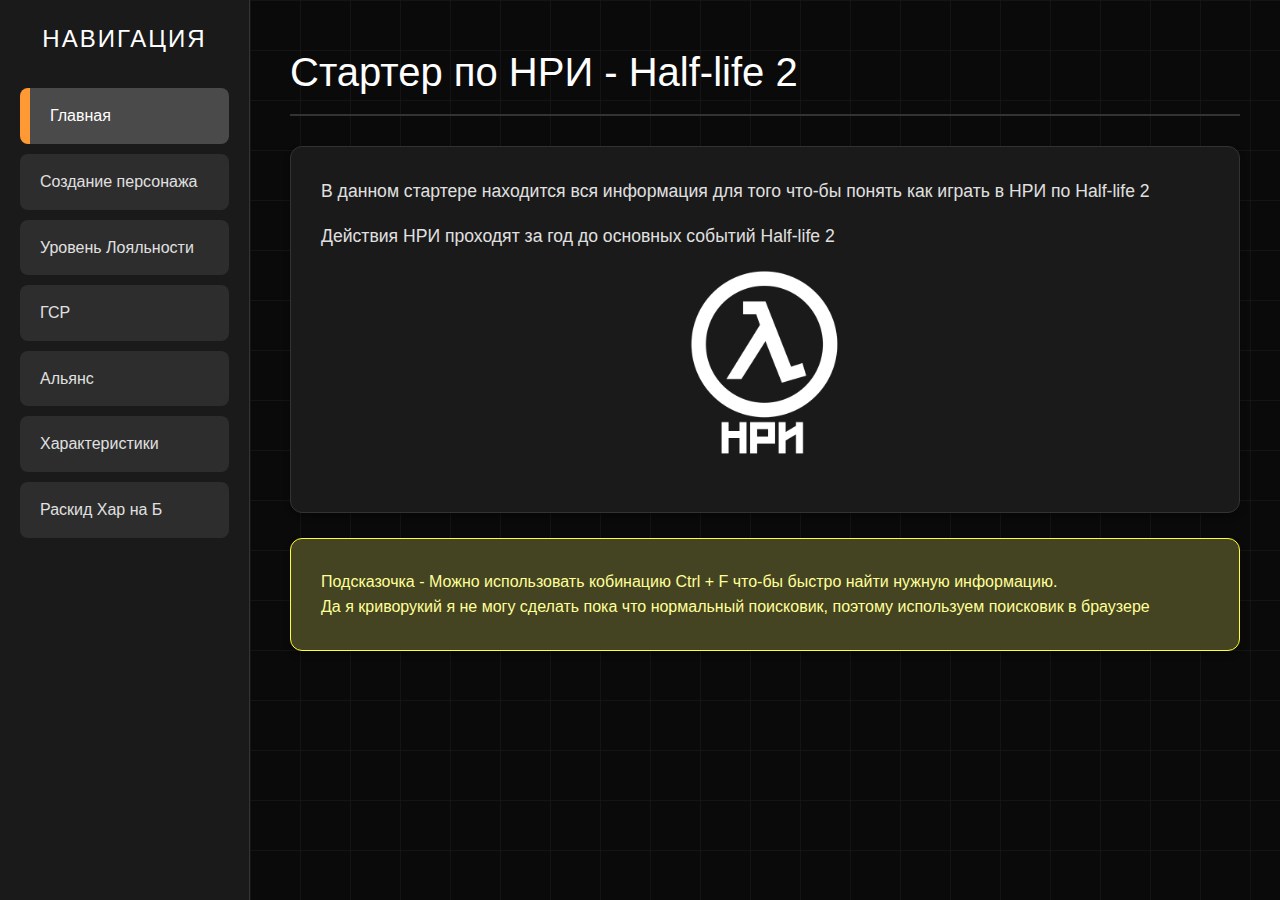
<file: index.html>
<!DOCTYPE html>
<html lang="ru">
<head>
    <meta charset="UTF-8">
    <meta name="viewport" content="width=device-width, initial-scale=1.0">
    <title>Стартер НРИ по Half-life 2</title>
    <link rel="stylesheet" href="style.css">
    <link rel="icon" type="image/x-icon" href="images\icon\favicon.ico">
    <link rel="apple-touch-icon" sizes="180x180" href="images\icon\apple-touch-icon.png">
    <link rel="icon" type="image/png" sizes="32x32" href="images\icon\favicon-32x32.png">
    <link rel="icon" type="image/png" sizes="16x16" href="images\icon\favicon-16x16.png">
</head>
<body>
    <div class="container">
        <!-- Боковая панель -->
        <div class="sidebar">
            <h2>Навигация</h2>
            <a href="index.html" class="nav-button active">Главная</a>
            <a href="personage.html" class="nav-button">Создание персонажа</a>
            <a href="loality.html" class="nav-button">Уровень Лояльности</a>
            <a href="GSR.html" class="nav-button ">ГСР</a>
            <a href="aliance.html" class="nav-button ">Альянс</a>
            <a href="stats.html" class="nav-button ">Характеристики</a>
            <a href="stats2.html" class="nav-button">Раскид Хар на Б</a>
        </div>

        
        <div class="content">
            <h1>Стартер по НРИ - Half-life 2</h1>
            <div class="card">
                <p> В данном стартере находится вся информация для того что-бы понять как играть в НРИ по Half-life 2</p>
                <p> Действия НРИ проходят за год до основных событий Half-life 2</p>
                <div class="debil">
                <p> <img src="images/nri2.png" alt="Символ ГСР" width="200" height="200"></p>
                </div>
            </div>

            <div class="warning">
                <p> Подсказочка - Можно использовать кобинацию Ctrl + F что-бы быстро найти нужную информацию.</p>
                <p> Да я криворукий я не могу сделать пока что нормальный поисковик, поэтому используем поисковик в браузере</p>
            </div>


        </div>

 
        

    <script src="script.js"></script>
</body>
</html>
</file>
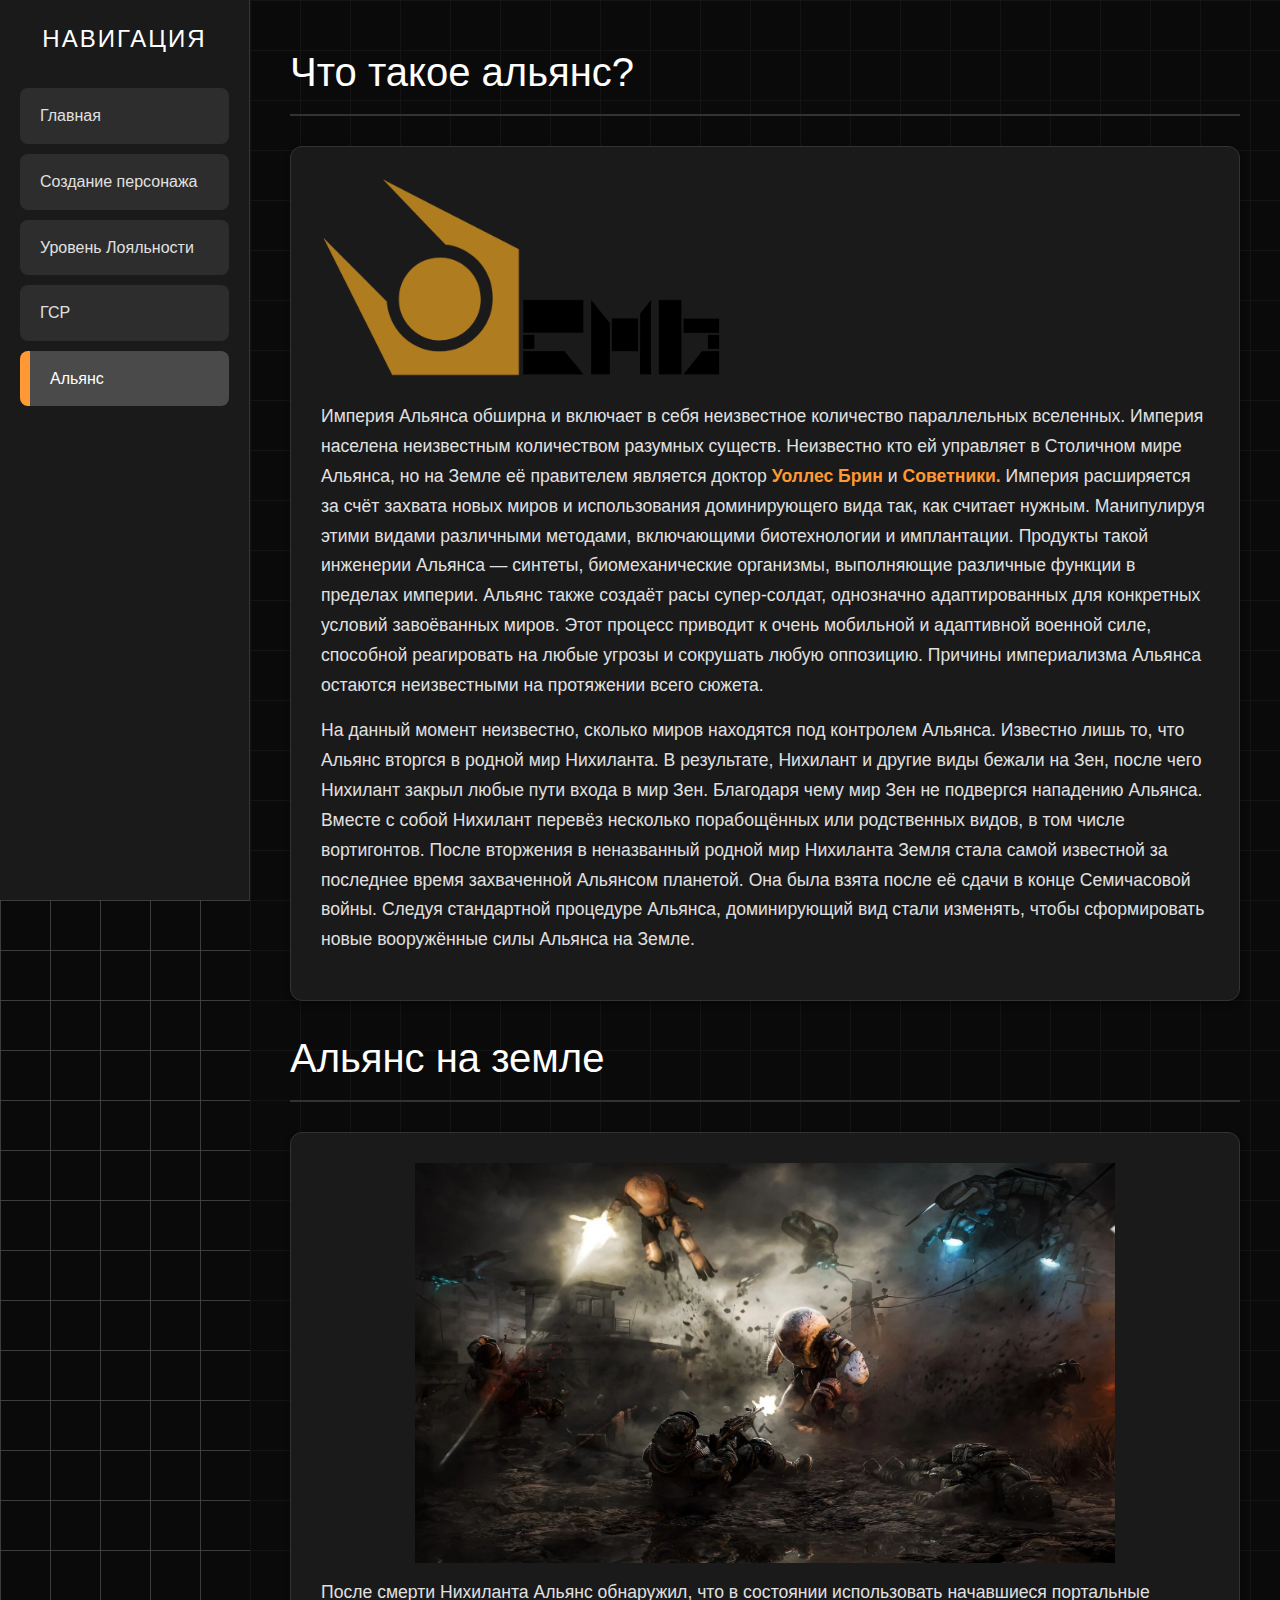
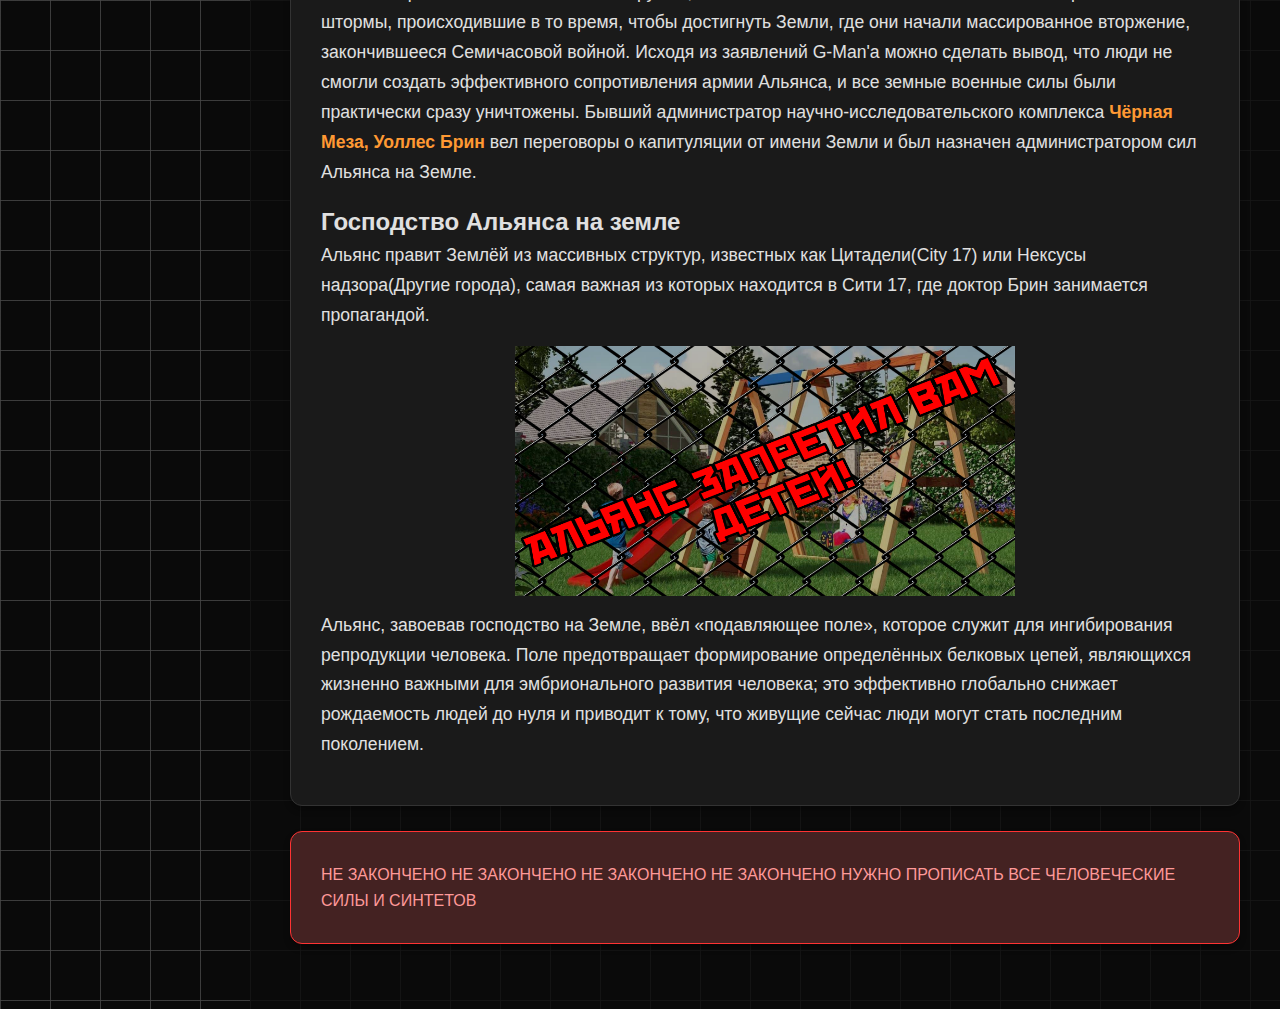
<file: aliance.html>
<!DOCTYPE html>
<html lang="ru">
<head>
    <meta charset="UTF-8">
    <meta name="viewport" content="width=device-width, initial-scale=1.0">
    <!-- Название страницы -->
    <title>Альянс</title>
    <!-- Иконочкас самого сайта -->
    <link rel="stylesheet" href="style.css">
    <link rel="icon" type="image/x-icon" href="images\icon\favicon.ico">
    <link rel="apple-touch-icon" sizes="180x180" href="images\icon\apple-touch-icon.png">
    <link rel="icon" type="image/png" sizes="32x32" href="images\icon\favicon-32x32.png">
    <link rel="icon" type="image/png" sizes="16x16" href="images\icon\favicon-16x16.png">
</head>

<body>
    <div class="container">
        <!-- Боковая панель навигаций-->     
        <div class="sidebar">
            <h2>Навигация</h2>
            <a href="index.html" class="nav-button ">Главная</a>
            <a href="personage.html" class="nav-button">Создание персонажа</a>
            <a href="loality.html" class="nav-button">Уровень Лояльности</a>
            <a href="GSR.html" class="nav-button ">ГСР</a>
            <a href="aliance.html" class="nav-button active">Альянс</a>
        </div>

        
        <div class="content">
            <h1>Что такое альянс?</h1>
            <div class="card">
                <p> <img src="images/aliance/Combine_main_symbol.png" alt="Символ Альянса" width="200" height="200"><img src="images/aliance/CMB.png" alt="Надпись альянса" width="200" height="80"></p>
                <p> Империя Альянса обширна и включает в себя неизвестное количество параллельных вселенных. 
                    Империя населена неизвестным количеством разумных существ. Неизвестно кто ей управляет в Столичном мире Альянса, но на Земле её правителем является доктор <strong>Уоллес Брин</strong> и <strong>Советники.</strong>
                    Империя расширяется за счёт захвата новых миров и использования доминирующего вида так, как считает нужным. 
                    Манипулируя этими видами различными методами, включающими биотехнологии и имплантации. 
                    Продукты такой инженерии Альянса — синтеты, биомеханические организмы, выполняющие различные функции в пределах империи. 
                    Альянс также создаёт расы супер-солдат, однозначно адаптированных для конкретных условий завоёванных миров. 
                    Этот процесс приводит к очень мобильной и адаптивной военной силе, способной реагировать на любые угрозы и сокрушать любую оппозицию. 
                    Причины империализма Альянса остаются неизвестными на протяжении всего сюжета. </p>

                <p>На данный момент неизвестно, сколько миров находятся под контролем Альянса. 
                    Известно лишь то, что Альянс вторгся в родной мир Нихиланта. 
                    В результате, Нихилант и другие виды бежали на Зен, после чего Нихилант закрыл любые пути входа в мир Зен.
                    Благодаря чему мир Зен не подвергся нападению Альянса.
                    Вместе с собой Нихилант перевёз несколько порабощённых или родственных видов, в том числе вортигонтов.
                    После вторжения в неназванный родной мир Нихиланта Земля стала самой известной за последнее время захваченной Альянсом планетой. 
                    Она была взята после её сдачи в конце Семичасовой войны. Следуя стандартной процедуре Альянса, доминирующий вид стали изменять, чтобы сформировать новые вооружённые силы Альянса на Земле.
                </p>
            </div>
            <!-- Альянс на земле-->   
            <h1>Альянс на земле</h1>
            <div class="card">

                <div class="debil">
                <p> <img src="images/aliance/Semi.png" alt="Семи часовая война" width="700" height="400"></p>
                </div>
                
                <p>После смерти Нихиланта Альянс обнаружил, что в состоянии использовать начавшиеся портальные штормы, происходившие в то время, чтобы достигнуть Земли, где они начали массированное вторжение, закончившееся Семичасовой войной. 
                    Исходя из заявлений G-Man'а можно сделать вывод, что люди не смогли создать эффективного сопротивления армии Альянса, и все земные военные силы были практически сразу уничтожены. 
                    Бывший администратор научно-исследовательского комплекса <strong>Чёрная Меза, Уоллес Брин </strong>вел переговоры о капитуляции от имени Земли и был назначен администратором сил Альянса на Земле. </p>

                <h2>Господство Альянса на земле</h2>
                <p>Альянс правит Землёй из массивных структур, известных как Цитадели(City 17) или Нексусы надзора(Другие города), самая важная из которых находится в Сити 17, где доктор Брин занимается пропагандой. </p>

                <div class="debil">
                <p> <img src="images/aliance/ZapretKids.png" alt="Детей не будет" width="500" height="250"></p>
                </div> 
                <p>Альянс, завоевав господство на Земле, ввёл «подавляющее поле», которое служит для ингибирования репродукции человека. 
                    Поле предотвращает формирование определённых белковых цепей, являющихся жизненно важными для эмбрионального развития человека; это эффективно глобально снижает рождаемость людей до нуля и приводит к тому, что живущие сейчас люди могут стать последним поколением. </p>
                
            </div>
            <div class="alert">
                НЕ ЗАКОНЧЕНО НЕ ЗАКОНЧЕНО НЕ ЗАКОНЧЕНО НЕ ЗАКОНЧЕНО 
                НУЖНО ПРОПИСАТЬ ВСЕ ЧЕЛОВЕЧЕСКИЕ СИЛЫ И СИНТЕТОВ
            </div>

        </div>

 
        

    <script src="script.js"></script>
</body>
</html>
</file>
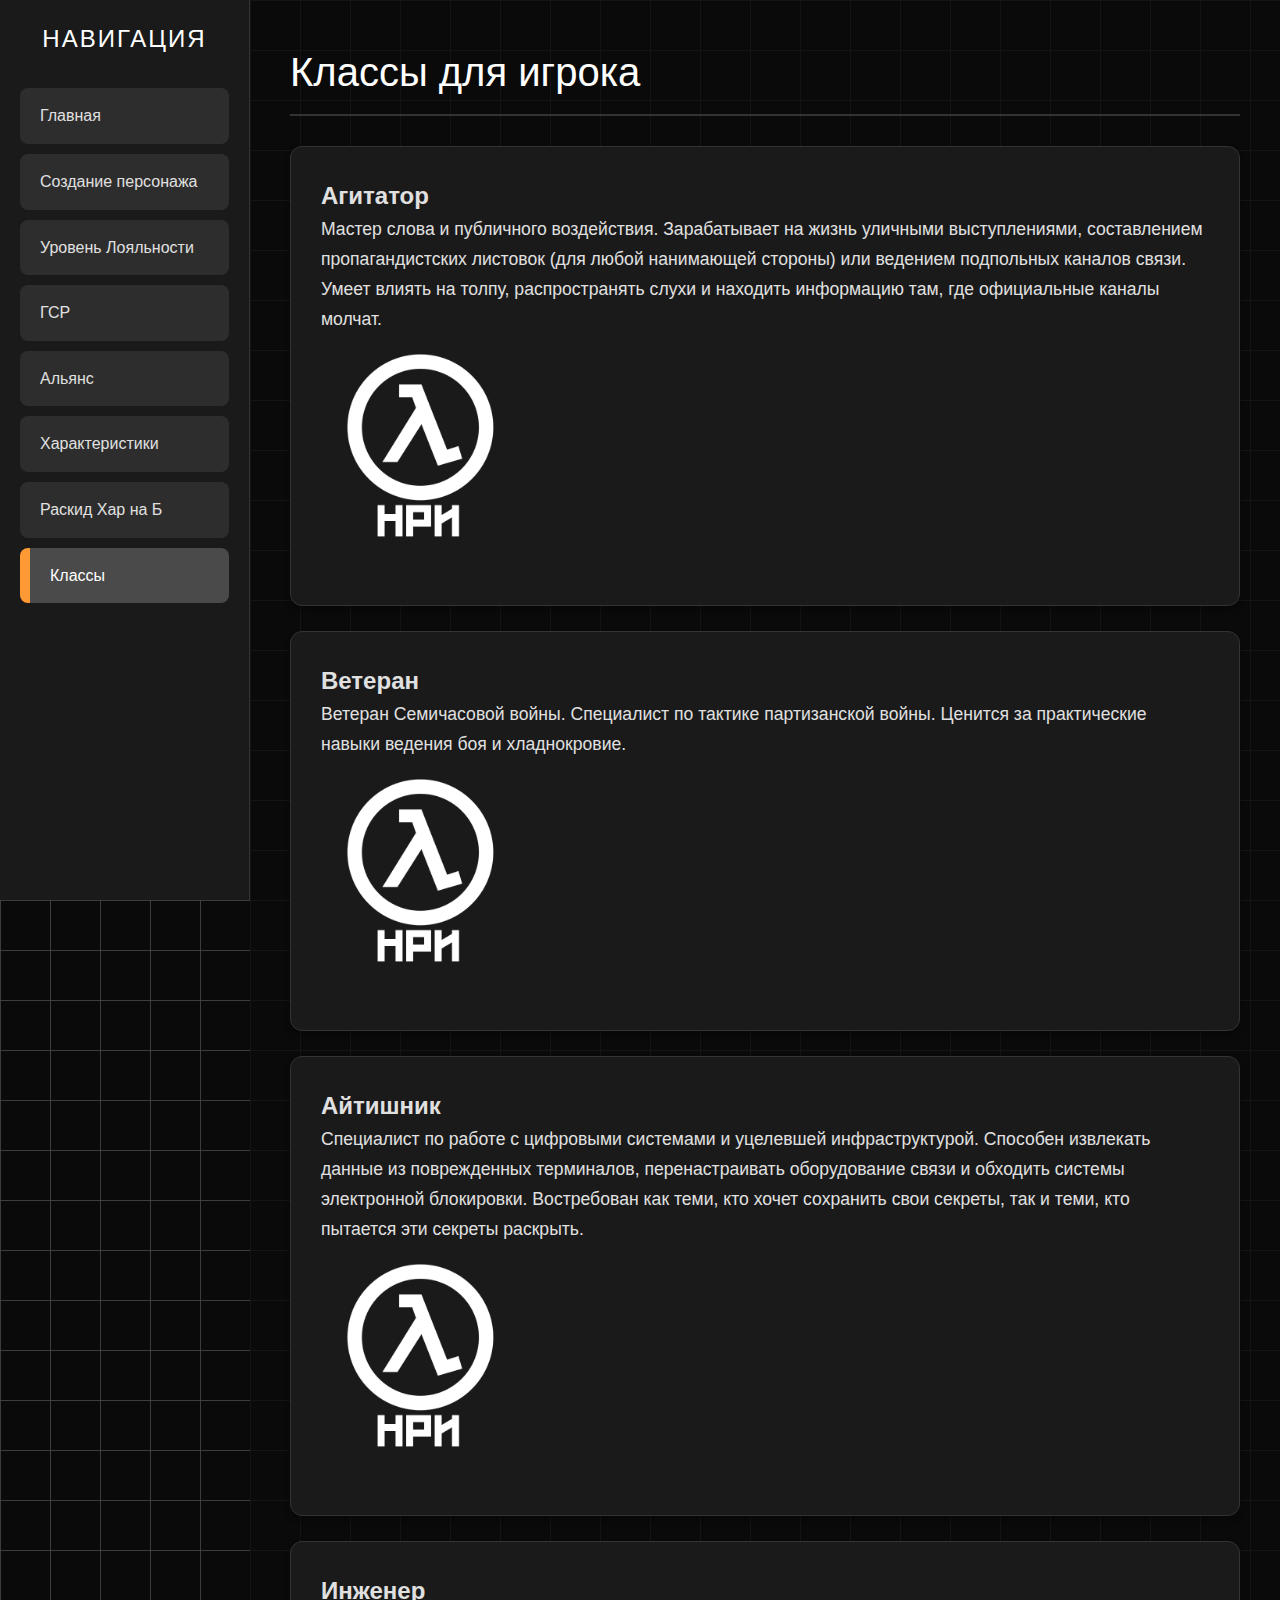
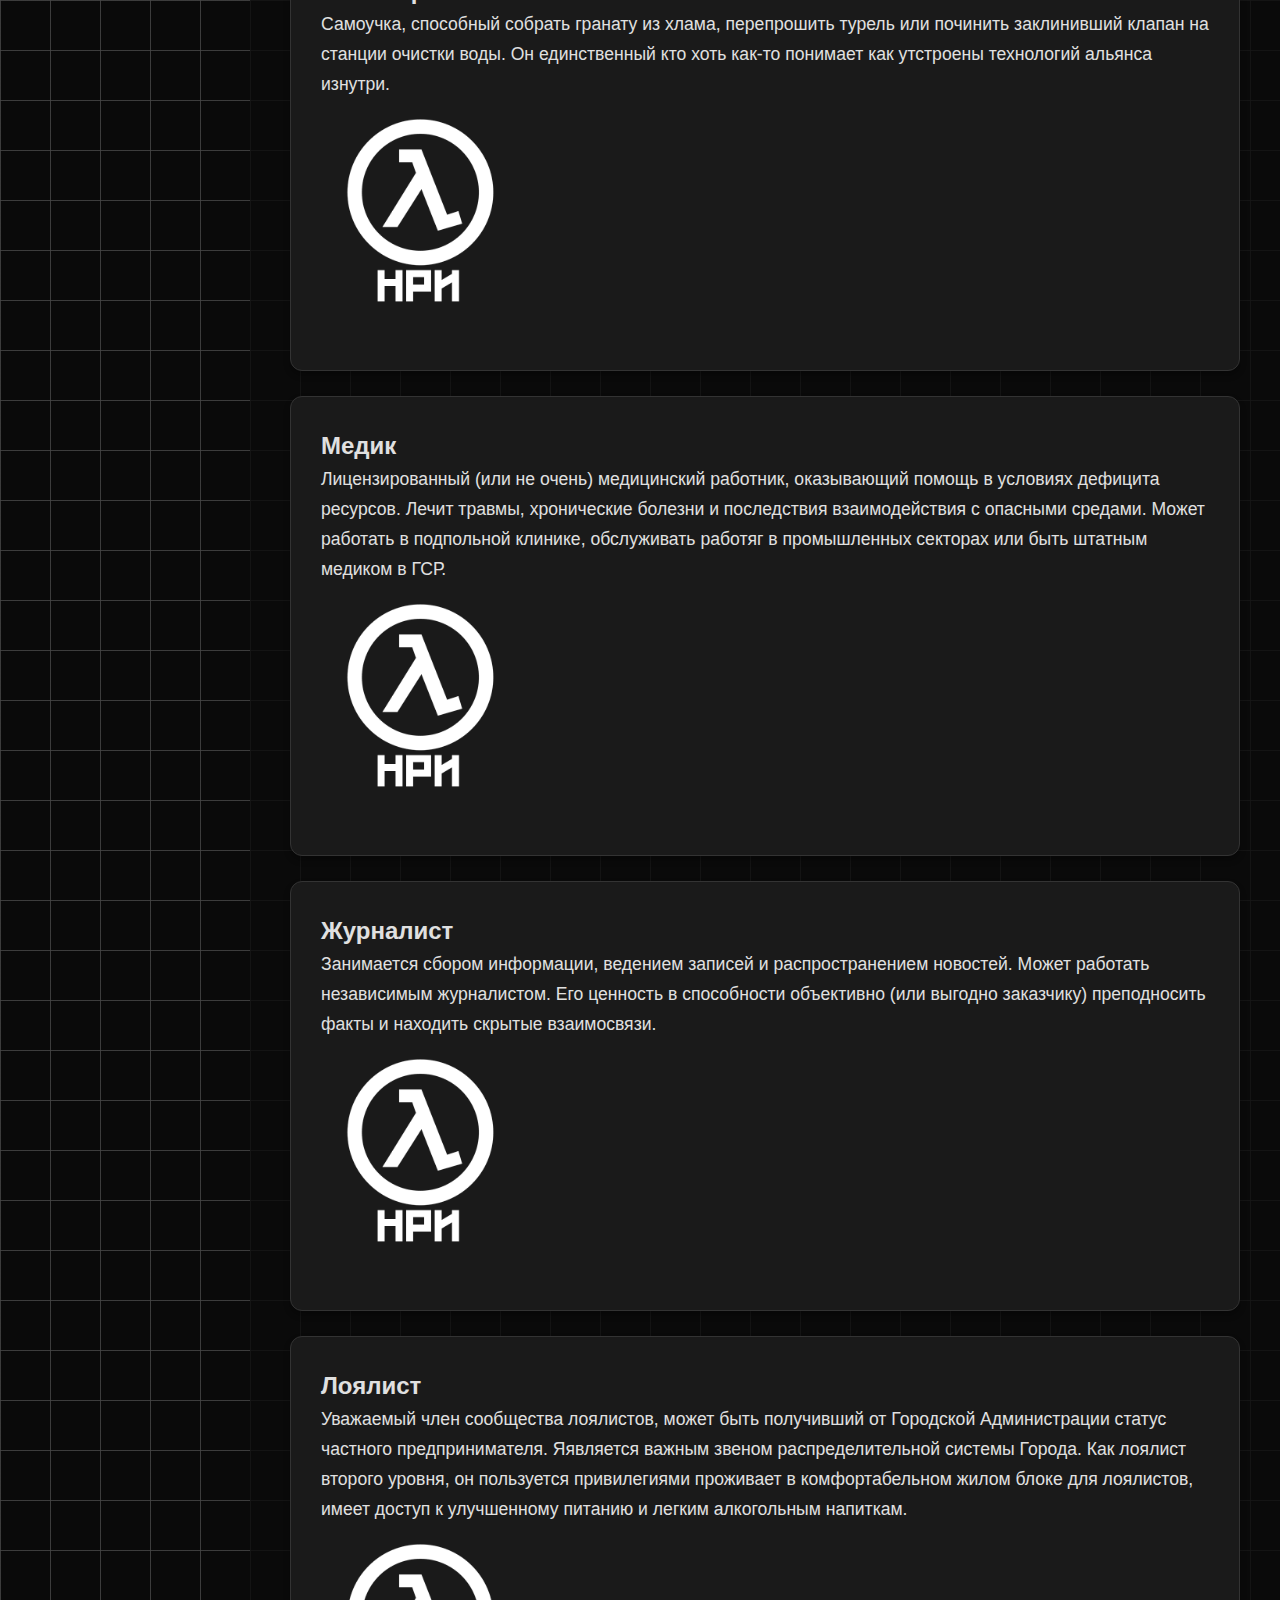
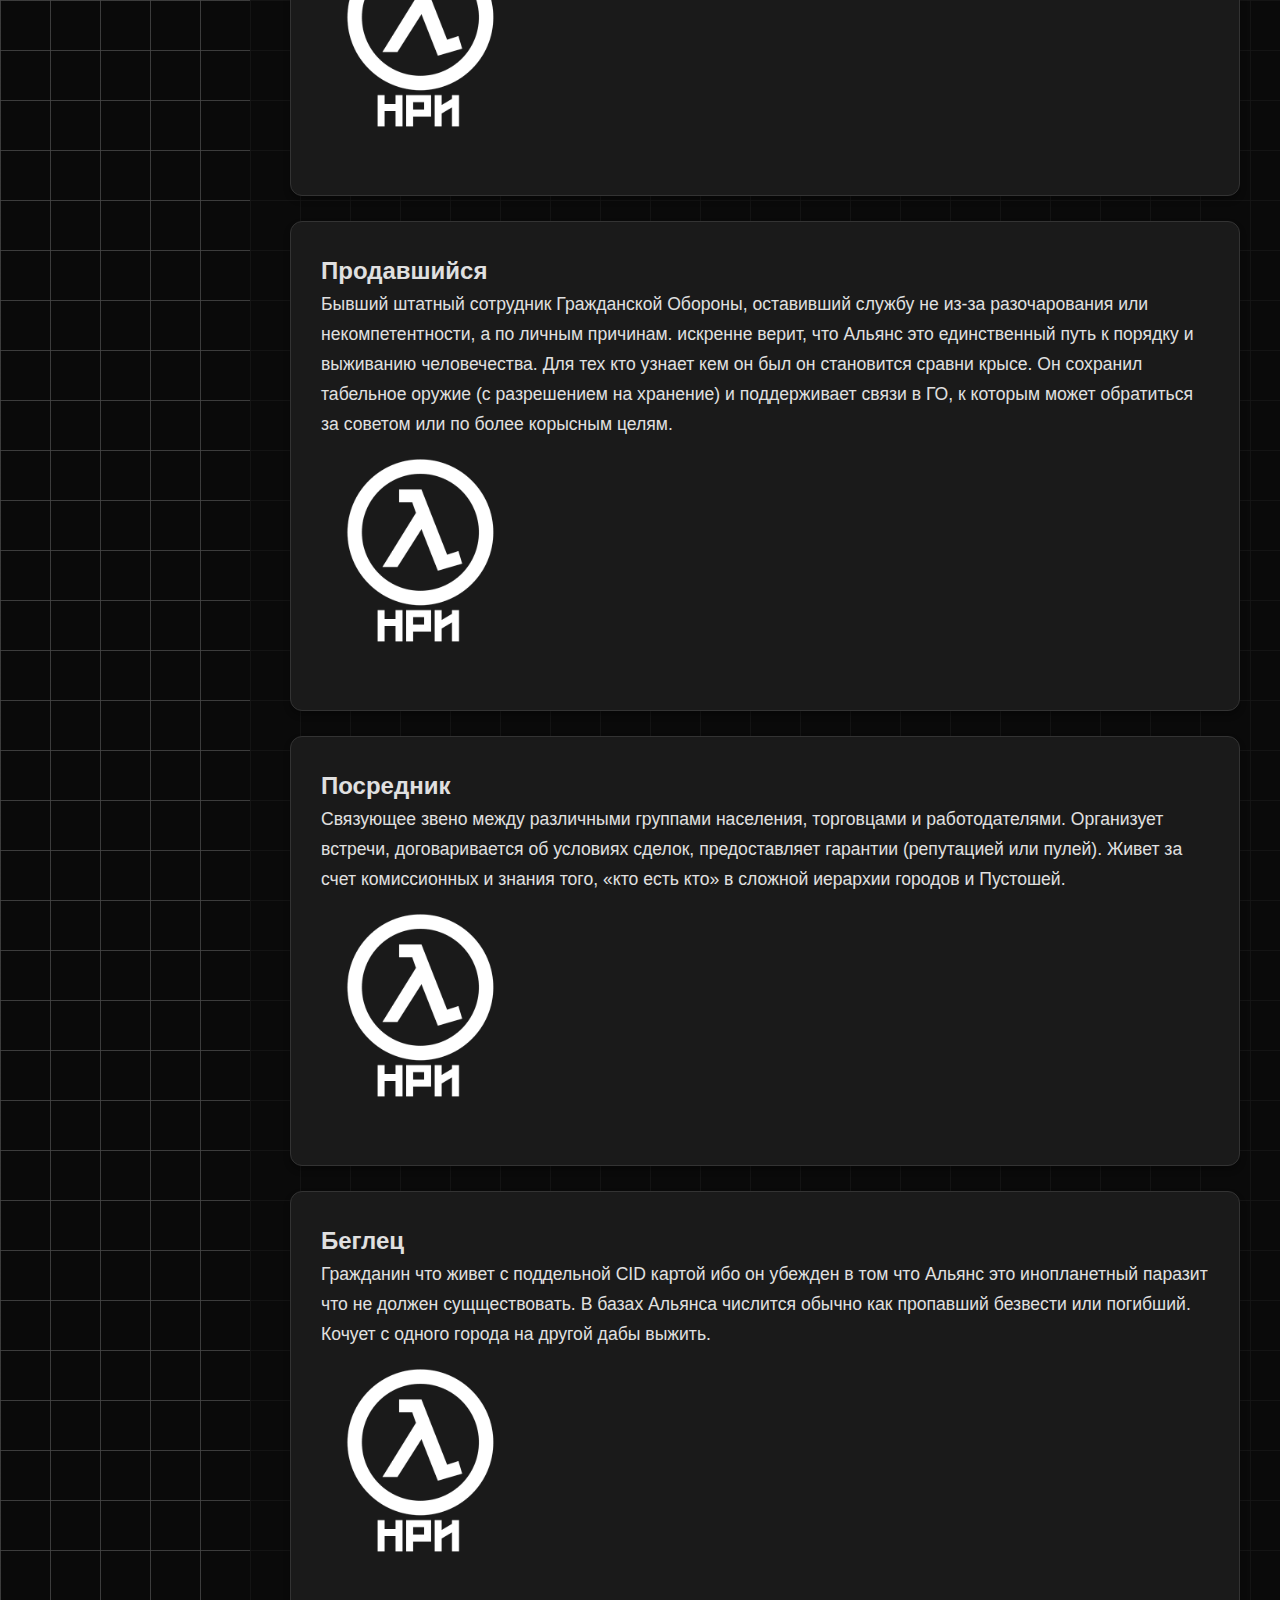
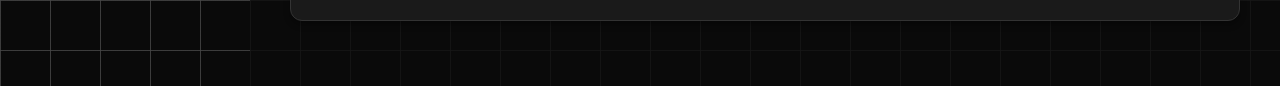
<file: class.html>
<!DOCTYPE html>
<html lang="ru">
<head>
    <meta charset="UTF-8">
    <meta name="viewport" content="width=device-width, initial-scale=1.0">
    <!-- Название страницы -->
    <title>Классы</title>
    <!-- Иконочкас самого сайта -->
    <link rel="stylesheet" href="style.css">
    <link rel="icon" type="image/x-icon" href="images\icon\favicon.ico">
    <link rel="apple-touch-icon" sizes="180x180" href="images\icon\apple-touch-icon.png">
    <link rel="icon" type="image/png" sizes="32x32" href="images\icon\favicon-32x32.png">
    <link rel="icon" type="image/png" sizes="16x16" href="images\icon\favicon-16x16.png">
</head>

<body>
    <div class="container">
        <!-- Боковая панель навигаций-->
        <!-- Сука не забудь что тут актив обозначает индикатор что на страницу нажали --> 
        <!-- Так же не забудь что тут страницы null нету так как она шаблон ебаный рот -->        
        <div class="sidebar">
            <h2>Навигация</h2>
            <a href="index.html" class="nav-button ">Главная</a>
            <a href="personage.html" class="nav-button">Создание персонажа</a>
            <a href="loality.html" class="nav-button">Уровень Лояльности</a>
            <a href="GSR.html" class="nav-button">ГСР</a>
            <a href="aliance.html" class="nav-button">Альянс</a>
            <a href="stats.html" class="nav-button">Характеристики</a>
            <a href="stats2.html" class="nav-button">Раскид Хар на Б</a>
            <a href="class.html" class="nav-button active">Классы</a>

        </div>

        
        <div class="content">
            <h1>Классы для игрока</h1>

            <div class="card">
                <h2>Агитатор</h2>
                <p> Мастер слова и публичного воздействия. 
                    Зарабатывает на жизнь уличными выступлениями, составлением пропагандистских листовок (для любой нанимающей стороны) или ведением подпольных каналов связи. 
                    Умеет влиять на толпу, распространять слухи и находить информацию там, где официальные каналы молчат.</p>
                <p> <img src="images/nri2.png" alt="Символ ГСР" width="200" height="200"></p>
            </div>

            <div class="card">
                <h2>Ветеран</h2>
                <p> Ветеран Семичасовой войны. 
                    Специалист по тактике партизанской войны. Ценится за практические навыки ведения боя и хладнокровие.</p>
                <p> <img src="images/nri2.png" alt="Символ ГСР" width="200" height="200"></p>
            </div>

            <div class="card">
                <h2>Айтишник</h2>
                <p> Специалист по работе с цифровыми системами и уцелевшей инфраструктурой. 
                    Способен извлекать данные из поврежденных терминалов, перенастраивать оборудование связи и обходить системы электронной блокировки. 
                    Востребован как теми, кто хочет сохранить свои секреты, так и теми, кто пытается эти секреты раскрыть.</p>
                <p> <img src="images/nri2.png" alt="Символ ГСР" width="200" height="200"></p>
            </div>

            <div class="card">
                <h2>Инженер</h2>
                <p> Самоучка, способный собрать гранату из хлама, перепрошить турель или починить заклинивший клапан на станции очистки воды. Он единственный кто хоть как-то понимает как утстроены технологий альянса изнутри.</p>
                <p> <img src="images/nri2.png" alt="Символ ГСР" width="200" height="200"></p>
            </div>

            <div class="card">
                <h2>Медик</h2>
                <p> Лицензированный (или не очень) медицинский работник, оказывающий помощь в условиях дефицита ресурсов. 
                    Лечит травмы, хронические болезни и последствия взаимодействия с опасными средами. 
                    Может работать в подпольной клинике, обслуживать работяг в промышленных секторах или быть штатным медиком в ГСР.</p>
                <p> <img src="images/nri2.png" alt="Символ ГСР" width="200" height="200"></p>
            </div>

            <div class="card">
                <h2>Журналист</h2>
                <p> Занимается сбором информации, ведением записей и распространением новостей. 
                    Может работать независимым журналистом. Его ценность в способности объективно (или выгодно заказчику) преподносить факты и находить скрытые взаимосвязи.</p>
                <p> <img src="images/nri2.png" alt="Символ ГСР" width="200" height="200"></p>
            </div>

            <div class="card">
                <h2>Лоялист</h2>
                <p> Уважаемый член сообщества лоялистов, может быть получивший от Городской Администрации статус частного предпринимателя. 
                    Яявляется важным звеном распределительной системы Города. Как лоялист второго уровня, он пользуется привилегиями проживает в комфортабельном жилом блоке для лоялистов, имеет доступ к улучшенному питанию и легким алкогольным напиткам.</p>
                <p> <img src="images/nri2.png" alt="Символ ГСР" width="200" height="200"></p>
            </div>

            <div class="card">
                <h2>Продавшийся</h2>
                <p> Бывший штатный сотрудник Гражданской Обороны, оставивший службу не из-за разочарования или некомпетентности, а по личным причинам. 
                    искренне верит, что Альянс это единственный путь к порядку и выживанию человечества. Для тех кто узнает кем он был он становится сравни крысе. 
                    Он сохранил табельное оружие (с разрешением на хранение) и поддерживает связи в ГО, к которым может обратиться за советом или по более корысным целям.
                </p>
                <p> <img src="images/nri2.png" alt="Символ ГСР" width="200" height="200"></p>
            </div>

            <div class="card">
                <h2>Посредник</h2>
                <p> Связующее звено между различными группами населения, торговцами и работодателями. Организует встречи, договаривается об условиях сделок, предоставляет гарантии (репутацией или пулей). 
                    Живет за счет комиссионных и знания того, «кто есть кто» в сложной иерархии городов и Пустошей.</p>
                <p> <img src="images/nri2.png" alt="Символ ГСР" width="200" height="200"></p>
            </div>

            <div class="card">
                <h2>Беглец</h2>
                <p> Гражданин что живет с поддельной CID картой ибо он убежден в том что Альянс это инопланетный паразит что не должен сущществовать.
                    В базах Альянса числится обычно как пропавший безвести или погибший. Кочует с одного города на другой дабы выжить.
                </p>
                <p> <img src="images/nri2.png" alt="Символ ГСР" width="200" height="200"></p>
            </div>
        </div>

        <!--  --> 
 
        

    <script src="script.js"></script>
</body>
</html>
</file>
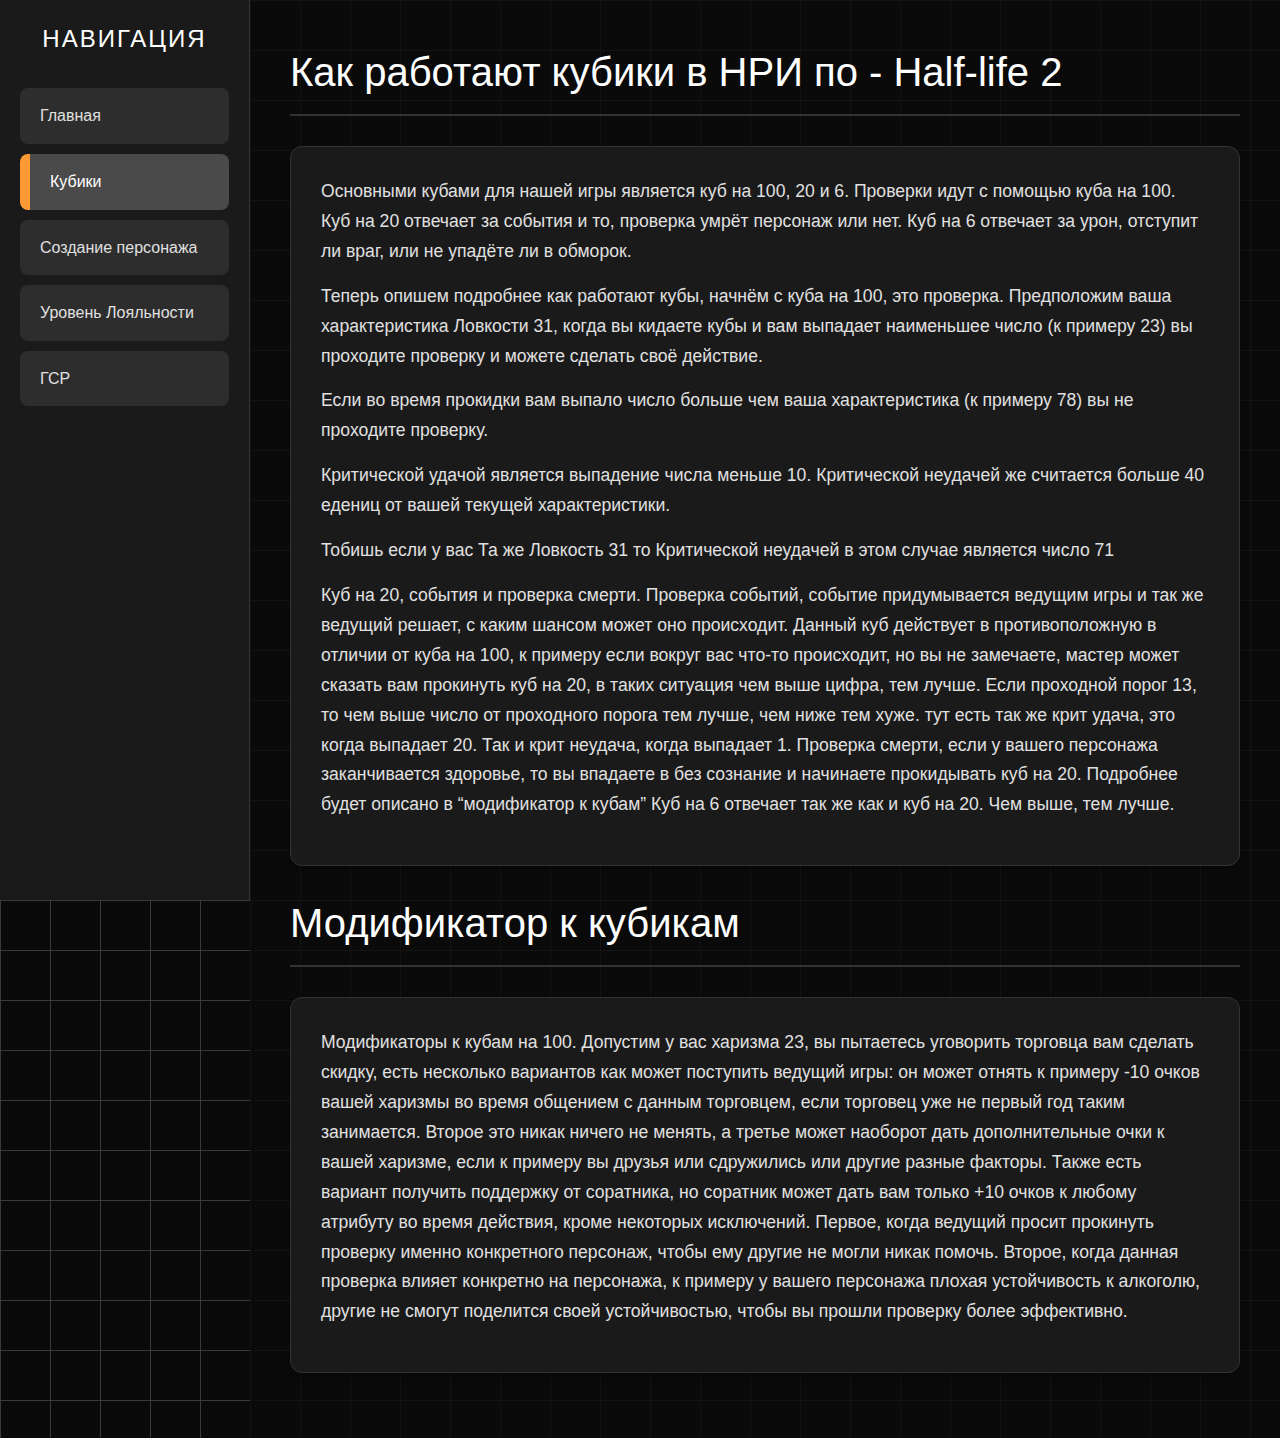
<file: Cub.html>
<!DOCTYPE html>
<html lang="ru">
<head>
    <meta charset="UTF-8">
    <meta name="viewport" content="width=device-width, initial-scale=1.0">
    <title>Кубики</title>
    <link rel="stylesheet" href="css/style.css">
    <link rel="stylesheet" href="css/notification.css">
    <link rel="stylesheet" href="css/table.css">
</head>
<body>
    <div class="container">
        <!-- Боковая панель -->
        <div class="sidebar">
            <h2>Навигация</h2>
            <a href="index.html" class="nav-button">Главная</a>
            <a href="Cub.html" class="nav-button active">Кубики</a>
            <a href="personage.html" class="nav-button">Создание персонажа</a>
            <a href="loality.html" class="nav-button">Уровень Лояльности</a>
            <a href="GSR.html" class="nav-button ">ГСР</a>
            
        </div>

        
        <div class="content">
            <h1>Как работают кубики в НРИ по - Half-life 2</h1>
            <div class="card">
                <p>Основными кубами для нашей игры является куб на 100, 20 и 6. Проверки идут с помощью куба на 100. Куб на 20 отвечает за события и то, проверка умрёт персонаж или нет. Куб на 6 отвечает за урон, отступит ли враг, или не упадёте ли в обморок.</p>
                <p>Теперь опишем подробнее как работают кубы, начнём с куба на 100, это проверка. Предположим ваша характеристика Ловкости 31, когда вы кидаете кубы и вам выпадает наименьшее число (к примеру 23) вы проходите проверку и можете сделать своё действие.</p>
                <p>Если во время прокидки вам выпало число больше чем ваша характеристика (к примеру 78) вы не проходите проверку.</p>
                <p>Критической удачой является выпадение числа меньше 10. Критической неудачей же считается больше 40 едениц от вашей текущей характеристики.</p>
                <p>Тобишь если у вас Та же Ловкость 31 то Критической неудачей в этом случае является число 71</p>
                <p>Куб на 20, события и проверка смерти. Проверка событий, событие придумывается ведущим игры и так же ведущий решает, с каким шансом может оно происходит. Данный куб действует в противоположную в отличии от куба на 100, к примеру если вокруг вас что-то происходит, но вы не замечаете, мастер может сказать вам прокинуть куб на 20, в таких ситуация чем выше цифра, тем лучше. Если проходной порог 13, то чем выше число от проходного порога тем лучше, чем ниже тем хуже. тут есть так же крит удача, это когда выпадает 20. Так и крит неудача, когда выпадает 1.
                    Проверка смерти, если у вашего персонажа заканчивается здоровье, то вы впадаете в без сознание и начинаете прокидывать куб на 20. Подробнее будет описано в “модификатор к кубам”
                    
                    Куб на 6 отвечает так же как и куб на 20. Чем выше, тем лучше.</p>
                <p></p>
                <p></p>
            </div>
            <h1>Модификатор к кубикам</h1>
            <div class="card">
                <p>Модификаторы к кубам на 100. Допустим у вас харизма 23, вы пытаетесь уговорить торговца вам сделать скидку, есть несколько вариантов как может поступить ведущий игры: он может отнять к примеру -10 очков вашей харизмы во время общением с данным торговцем, если торговец уже не первый год таким занимается. Второе это никак ничего не менять, а третье может наоборот дать дополнительные очки к вашей харизме, если к примеру вы друзья или сдружились или другие разные факторы. Также есть вариант получить поддержку от соратника, но соратник может дать вам только +10 очков к любому атрибуту во время действия, кроме некоторых исключений. Первое, когда ведущий просит прокинуть проверку именно конкретного персонаж, чтобы ему другие не могли никак помочь. Второе, когда данная проверка влияет конкретно на персонажа, к примеру у вашего персонажа плохая устойчивость к алкоголю, другие не смогут поделится своей устойчивостью, чтобы вы прошли проверку более эффективно.</p>
            </div>
        </div>

 
        

    <script src="script.js"></script>
</body>
</html>
</file>
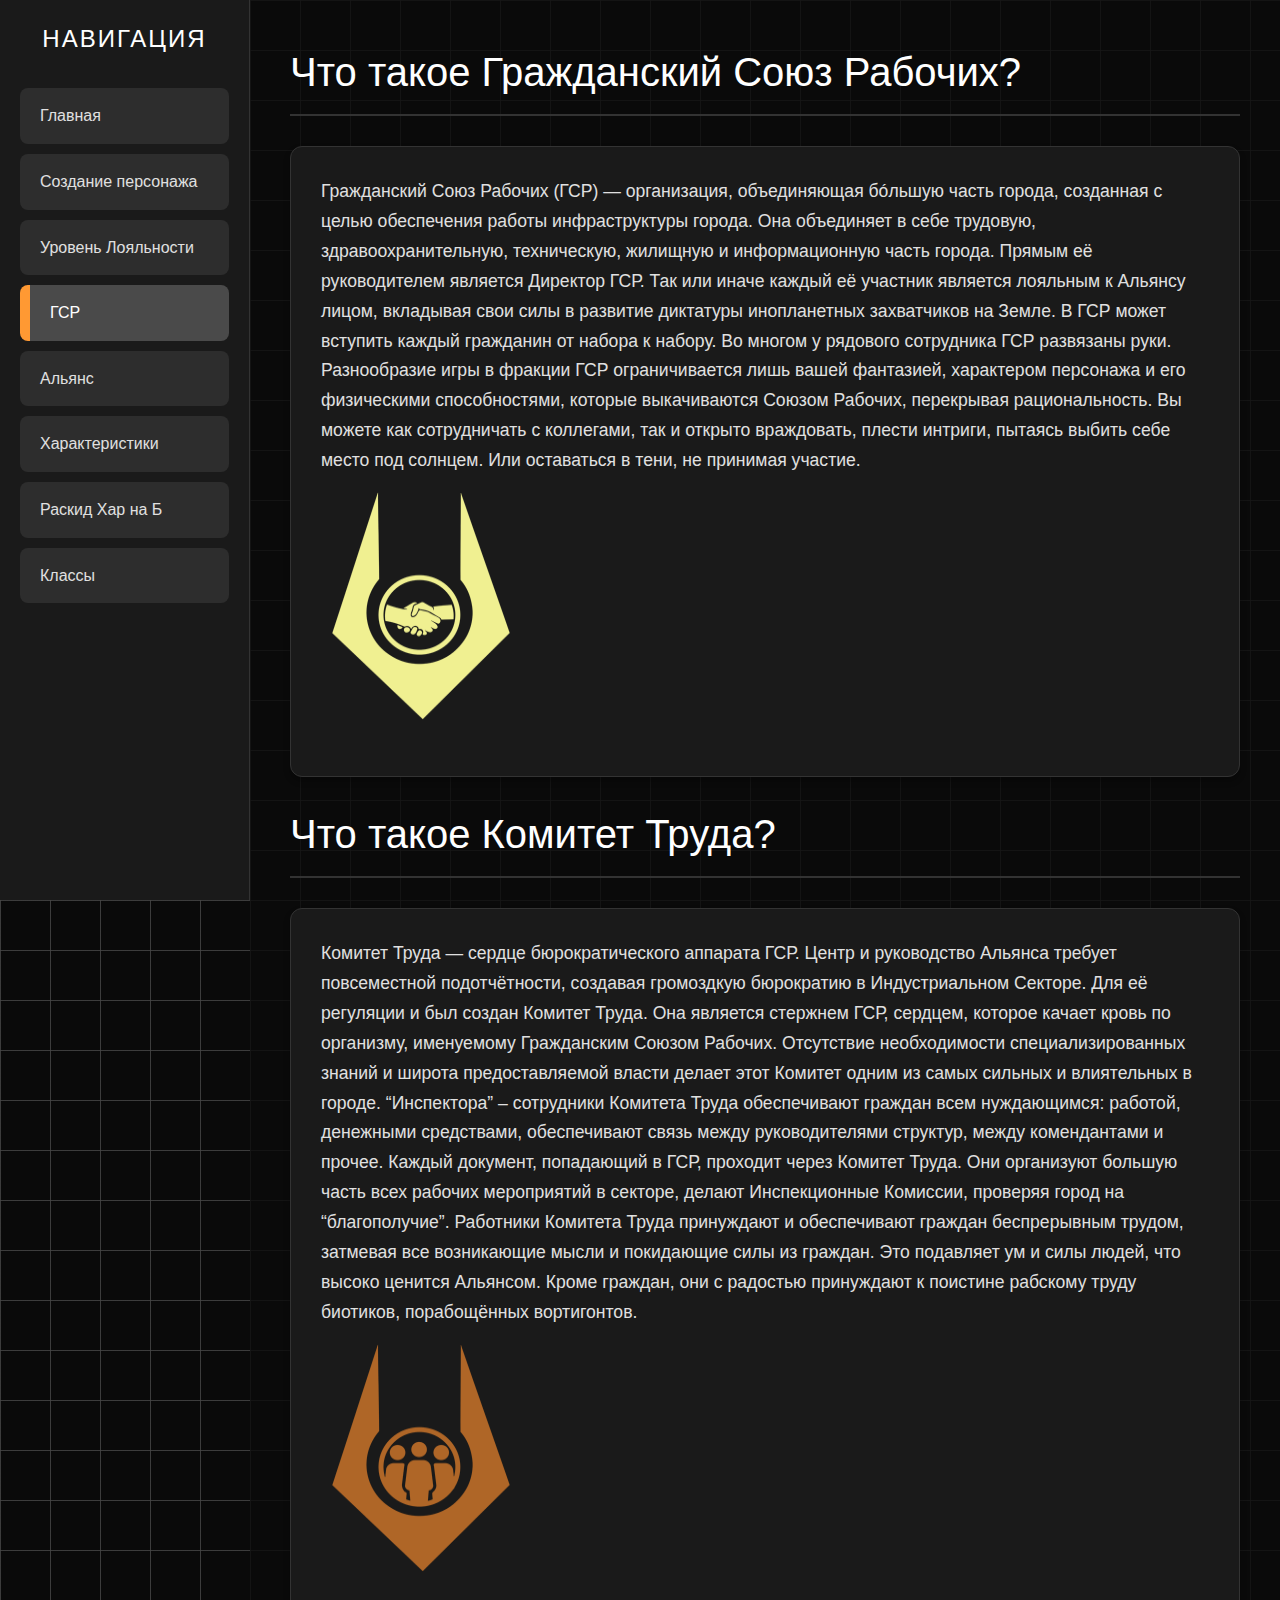
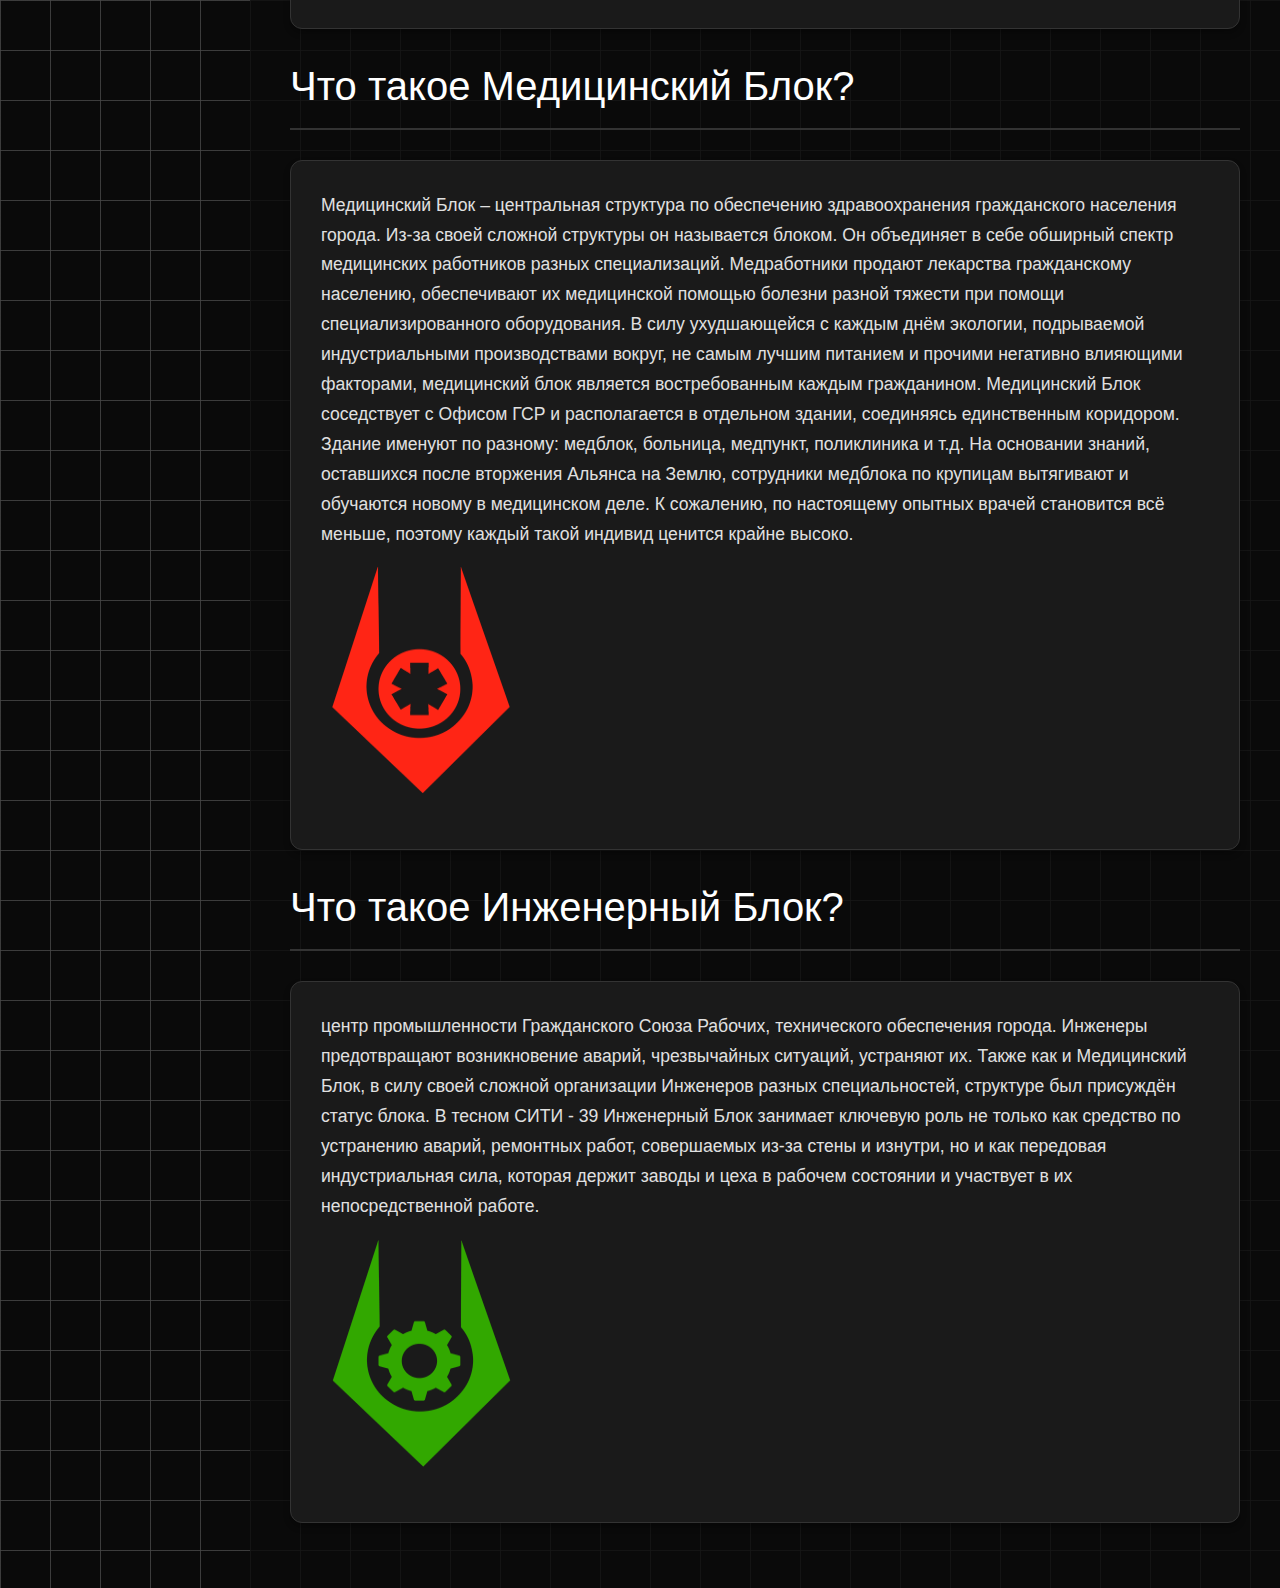
<file: GSR.html>
<!DOCTYPE html>
<html lang="ru">
<head>
    <meta charset="UTF-8">
    <meta name="viewport" content="width=device-width, initial-scale=1.0">
    <title>ГСР?</title>
    <link rel="stylesheet" href="style.css">
    <link rel="icon" type="image/x-icon" href="images\icon\favicon.ico">
    <link rel="apple-touch-icon" sizes="180x180" href="images\icon\apple-touch-icon.png">
    <link rel="icon" type="image/png" sizes="32x32" href="images\icon\favicon-32x32.png">
    <link rel="icon" type="image/png" sizes="16x16" href="images\icon\favicon-16x16.png">
</head>
<body>
    <div class="container">
        <div class="sidebar">
            <h2>Навигация</h2>
            <a href="index.html" class="nav-button ">Главная</a>
            <a href="personage.html" class="nav-button">Создание персонажа</a>
            <a href="loality.html" class="nav-button">Уровень Лояльности</a>
            <a href="GSR.html" class="nav-button active">ГСР</a>
            <a href="aliance.html" class="nav-button ">Альянс</a>
            <a href="stats.html" class="nav-button ">Характеристики</a>
            <a href="stats2.html" class="nav-button">Раскид Хар на Б</a>
            <a href="class.html" class="nav-button">Классы</a>
        </div>
        <div class="content">

            <h1>Что такое Гражданский Союз Рабочих?</h1>            
            <div class="card">
                <p>Гражданский Союз Рабочих (ГСР) — организация, объединяющая бóльшую часть города, созданная с целью обеспечения работы инфраструктуры города. Она объединяет в себе трудовую, здравоохранительную, техническую, жилищную и информационную часть города. Прямым её руководителем является Директор ГСР.

                    Так или иначе каждый её участник является лояльным к Альянсу лицом, вкладывая свои силы в развитие диктатуры инопланетных захватчиков на Земле. В ГСР может вступить каждый гражданин от набора к набору.
                    
                    Во многом у рядового сотрудника ГСР развязаны руки. Разнообразие игры в фракции ГСР ограничивается лишь вашей фантазией, характером персонажа и его физическими способностями, которые выкачиваются Союзом Рабочих, перекрывая рациональность. Вы можете как сотрудничать с коллегами, так и открыто враждовать, плести интриги, пытаясь выбить себе место под солнцем. Или оставаться в тени, не принимая участие.</p>
                <p><img src="images/gsr/GSR.png" alt="Символ ГСР" width="200" height="230"></p>    
            </div>

            <h1>Что такое Комитет Труда?</h1>            
            <div class="card">
                <p>Комитет Труда —  сердце бюрократического аппарата ГСР. Центр и руководство Альянса требует повсеместной подотчётности, создавая громоздкую бюрократию в Индустриальном Секторе. Для её регуляции и был создан Комитет Труда. Она является стержнем ГСР, сердцем, которое качает кровь по организму, именуемому Гражданским Союзом Рабочих. Отсутствие необходимости специализированных знаний и широта предоставляемой власти делает этот Комитет одним из самых сильных и влиятельных в городе.

                    “Инспектора” – сотрудники Комитета Труда обеспечивают граждан всем нуждающимся: работой, денежными средствами, обеспечивают связь между руководителями структур, между комендантами и прочее. Каждый документ, попадающий в ГСР, проходит через Комитет Труда. Они организуют большую часть всех рабочих мероприятий в секторе, делают Инспекционные Комиссии, проверяя город на “благополучие”.
                    
                    Работники Комитета Труда принуждают и обеспечивают граждан беспрерывным трудом, затмевая все возникающие мысли и покидающие силы из граждан. Это подавляет ум и силы людей, что высоко ценится Альянсом. Кроме граждан, они с радостью принуждают к поистине рабскому труду биотиков, порабощённых вортигонтов.</p>
                <p><img src="images/gsr/Komtruda.png" alt="Символ ГСР" width="200" height="230"></p>    
            </div>

            <h1>Что такое Медицинский Блок?</h1>            
            <div class="card">
                <p>Медицинский Блок – центральная структура по обеспечению здравоохранения гражданского населения города. Из-за своей сложной структуры он называется блоком. Он объединяет в себе обширный спектр медицинских работников разных специализаций. Медработники продают лекарства гражданскому населению, обеспечивают их медицинской помощью болезни разной тяжести при помощи специализированного оборудования.

                    В силу ухудшающейся с каждым днём экологии, подрываемой индустриальными производствами вокруг, не самым лучшим питанием и прочими негативно влияющими факторами, медицинский блок является востребованным каждым гражданином.  Медицинский Блок соседствует с Офисом ГСР и располагается в отдельном здании, соединяясь единственным коридором. Здание именуют по разному: медблок, больница, медпункт, поликлиника и т.д.
    
                    На основании знаний, оставшихся после вторжения Альянса на Землю, сотрудники медблока по крупицам вытягивают и обучаются новому в медицинском деле. К сожалению, по настоящему опытных врачей становится всё меньше, поэтому каждый такой индивид ценится крайне высоко.</p>
                <p><img src="images/gsr/MedGSR.png" alt="Символ ГСР" width="200" height="230"></p>    
            </div>

            <h1>Что такое Инженерный Блок?</h1>            
            <div class="card">
                <p>центр промышленности Гражданского Союза Рабочих, технического обеспечения города. Инженеры предотвращают возникновение аварий, чрезвычайных ситуаций, устраняют их. Также как и Медицинский Блок, в силу своей сложной организации Инженеров разных специальностей, структуре был присуждён статус блока.

                    В тесном СИТИ - 39 Инженерный Блок занимает ключевую роль не только как средство по устранению аварий, ремонтных работ, совершаемых из-за стены и изнутри, но и как передовая индустриальная сила, которая держит заводы и цеха в рабочем состоянии и участвует в их непосредственной работе.</p>
                <p><img src="images/gsr/EngBlock.png" alt="Символ ГСР" width="200" height="230"></p>    
            </div>


        </div>
    </div>
</body>
</html>
</file>
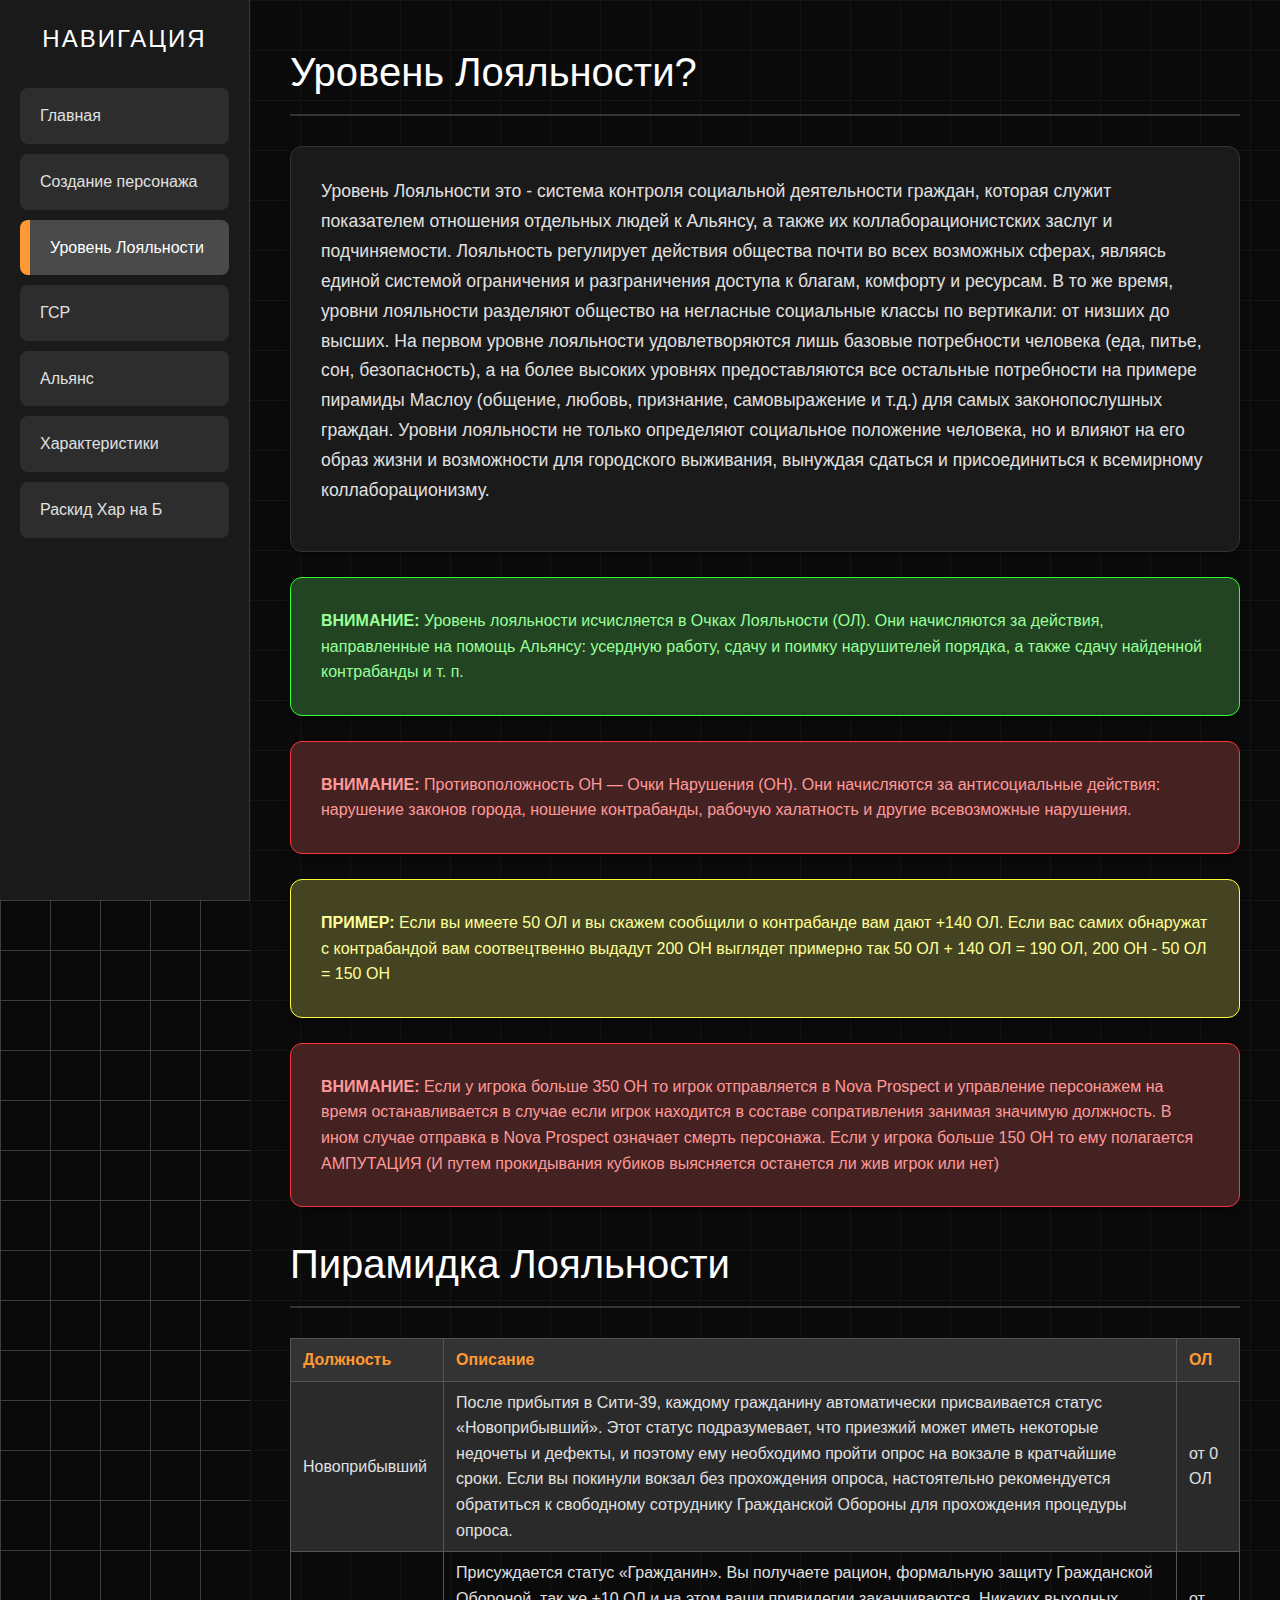
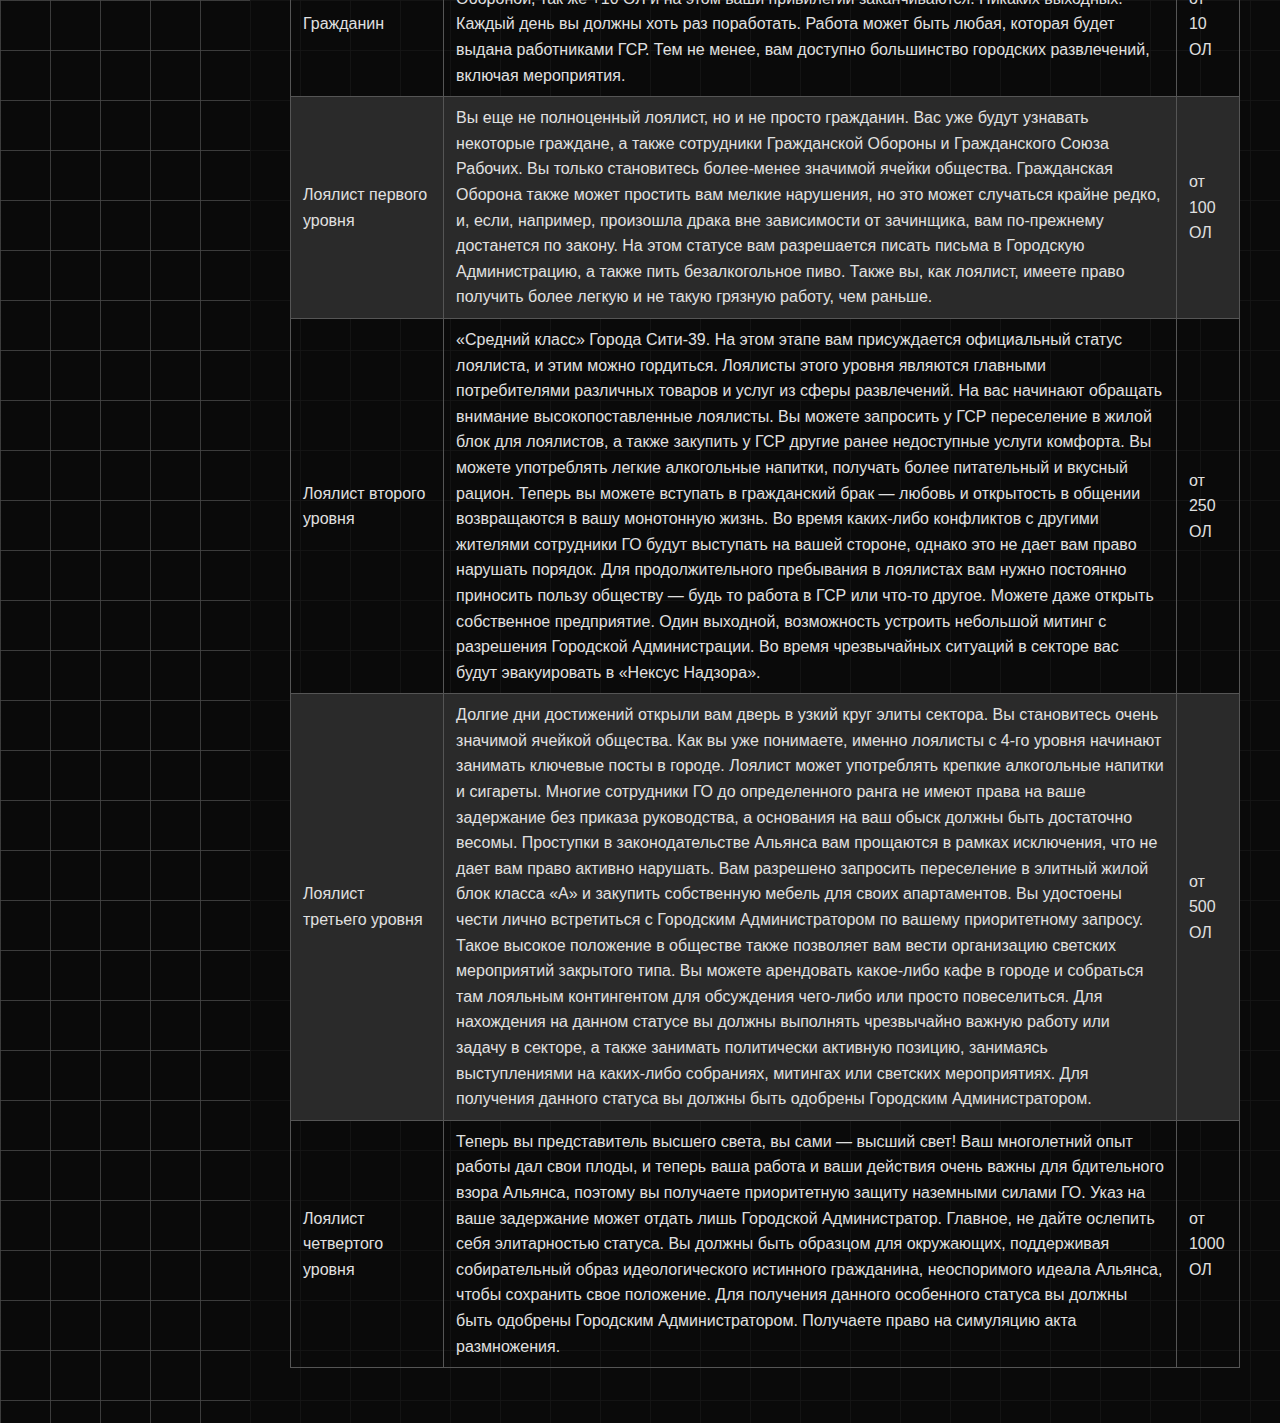
<file: loality.html>
<!DOCTYPE html>
<html lang="ru">
<head>
    <meta charset="UTF-8">
    <meta name="viewport" content="width=device-width, initial-scale=1.0">
    <title>Уровень Лояльности</title>
    <link rel="stylesheet" href="style.css">
    <link rel="icon" type="image/x-icon" href="images\icon\favicon.ico">
    <link rel="apple-touch-icon" sizes="180x180" href="images\icon\apple-touch-icon.png">
    <link rel="icon" type="image/png" sizes="32x32" href="images\icon\favicon-32x32.png">
    <link rel="icon" type="image/png" sizes="16x16" href="images\icon\favicon-16x16.png">
</head>
<body>
    <div class="container">
        <div class="sidebar">
            <h2>Навигация</h2>
            <a href="index.html" class="nav-button ">Главная</a>
            <a href="personage.html" class="nav-button">Создание персонажа</a>
            <a href="loality.html" class="nav-button active">Уровень Лояльности</a>
            <a href="GSR.html" class="nav-button ">ГСР</a>
            <a href="aliance.html" class="nav-button ">Альянс</a>
            <a href="stats.html" class="nav-button ">Характеристики</a>
            <a href="stats2.html" class="nav-button">Раскид Хар на Б</a>
        </div>

        <div class="content">
            <h1>Уровень Лояльности?</h1>
            <div class="card">
                <p> Уровень Лояльности это - система контроля социальной деятельности граждан, которая служит показателем отношения отдельных людей к Альянсу, а также их коллаборационистских заслуг и подчиняемости. Лояльность регулирует действия общества почти во всех возможных сферах, являясь единой системой ограничения и разграничения доступа к благам, комфорту и ресурсам.

                    В то же время, уровни лояльности разделяют общество на негласные социальные классы по вертикали: от низших до высших. На первом уровне лояльности удовлетворяются лишь базовые потребности человека (еда, питье, сон, безопасность), а на более высоких уровнях предоставляются все остальные потребности на примере пирамиды Маслоу (общение, любовь, признание, самовыражение и т.д.) для самых законопослушных граждан.
                    
                    Уровни лояльности не только определяют социальное положение человека, но и влияют на его образ жизни и возможности для городского выживания, вынуждая сдаться и присоединиться к всемирному коллаборационизму.</p>
            </div>
            <div class="notice">
                <strong>ВНИМАНИЕ:</strong> Уровень лояльности исчисляется в Очках Лояльности (ОЛ). Они начисляются за действия, направленные на помощь Альянсу: усердную работу, сдачу и поимку нарушителей порядка, а также сдачу найденной контрабанды и т. п.
            </div>
            <div class="alert">
                <strong>ВНИМАНИЕ:</strong> Противоположность ОН — Очки Нарушения (ОН). Они начисляются за антисоциальные действия: нарушение законов города, ношение контрабанды, рабочую халатность и другие всевозможные нарушения.           
            </div>
            <div class="warning">
                <strong>ПРИМЕР:</strong> Если вы имеете 50 ОЛ и вы скажем сообщили о контрабанде вам дают +140 ОЛ. Если вас самих обнаружат с контрабандой вам соотвецтвенно выдадут 200 ОН выглядет примерно так 50 ОЛ + 140 ОЛ = 190 ОЛ, 200 ОН - 50 ОЛ = 150 ОН           
            </div>
            <div class="alert">
                <strong>ВНИМАНИЕ:</strong> Если у игрока больше 350 ОН то игрок отправляется в Nova Prospect и управление персонажем на время останавливается в случае если игрок находится в составе сопративления занимая значимую должность. В ином случае отправка в Nova Prospect означает смерть персонажа. Если у игрока больше 150 ОН то ему полагается АМПУТАЦИЯ (И путем прокидывания кубиков выясняется останется ли жив игрок или нет)
    
            </div>
            <h1>Пирамидка Лояльности</h1>
            <table class="info-table">
                <tr>
                    <th>Должность</th>
                    <th>Описание</th>
                    <th>ОЛ</th>
                </tr>
                <tr>
                    <td>Новоприбывший </td>
                    <td>После прибытия в Сити-39, каждому гражданину автоматически присваивается статус «Новоприбывший». Этот статус подразумевает, что приезжий может иметь некоторые недочеты и дефекты, и поэтому ему необходимо пройти опрос на вокзале в кратчайшие сроки. Если вы покинули вокзал без прохождения опроса, настоятельно рекомендуется обратиться к свободному сотруднику Гражданской Обороны для прохождения процедуры опроса.</td>
                    <td>от 0 ОЛ</td>
                </tr>
                <tr>
                    <td>Гражданин</td>
                    <td>Присуждается статус «Гражданин». Вы получаете рацион, формальную защиту Гражданской Обороной, так же +10 ОЛ и на этом ваши привилегии заканчиваются. Никаких выходных. Каждый день вы должны хоть раз поработать. Работа может быть любая, которая будет выдана работниками ГСР. Тем не менее, вам доступно большинство городских развлечений, включая мероприятия. </td>
                    <td>от 10 ОЛ</td>
                </tr>
                <tr>
                    <td>Лоялист первого уровня</td>
                    <td>Вы еще не полноценный лоялист, но и не просто гражданин. Вас уже будут узнавать некоторые граждане, а также сотрудники Гражданской Обороны и Гражданского Союза Рабочих. Вы только становитесь более-менее значимой ячейки общества. Гражданская Оборона также может простить вам мелкие нарушения, но это может случаться крайне редко, и, если, например, произошла драка вне зависимости от зачинщика, вам по-прежнему достанется по закону. На этом статусе вам разрешается писать письма в Городскую Администрацию, а также пить безалкогольное пиво. Также вы, как лоялист, имеете право получить более легкую и не такую грязную работу, чем раньше.</td>
                    <td>от 100 ОЛ</td>
                </tr>
                <tr>
                    <td>Лоялист второго уровня</td>
                    <td>«Средний класс» Города Сити-39. На этом этапе вам присуждается официальный статус лоялиста, и этим можно гордиться. Лоялисты этого уровня являются главными потребителями различных товаров и услуг из сферы развлечений. На вас начинают обращать внимание высокопоставленные лоялисты. Вы можете запросить у ГСР переселение в жилой блок для лоялистов, а также закупить у ГСР другие ранее недоступные услуги комфорта. Вы можете употреблять легкие алкогольные напитки, получать более питательный и вкусный рацион. Теперь вы можете вступать в гражданский брак — любовь и открытость в общении возвращаются в вашу монотонную жизнь. Во время каких-либо конфликтов с другими жителями сотрудники ГО будут выступать на вашей стороне, однако это не дает вам право нарушать порядок. Для продолжительного пребывания в лоялистах вам нужно постоянно приносить пользу обществу — будь то работа в ГСР или что-то другое. Можете даже открыть собственное предприятие. Один выходной, возможность устроить небольшой митинг с разрешения Городской Администрации. Во время чрезвычайных ситуаций в секторе вас будут эвакуировать в «Нексус Надзора».</td>
                    <td>от 250 ОЛ</td>
                </tr>
                <tr>
                    <td>Лоялист третьего уровня</td>
                    <td>Долгие дни достижений открыли вам дверь в узкий круг элиты сектора. Вы становитесь очень значимой ячейкой общества. Как вы уже понимаете, именно лоялисты с 4-го уровня начинают занимать ключевые посты в городе. Лоялист может употреблять крепкие алкогольные напитки и сигареты. Многие сотрудники ГО до определенного ранга не имеют права на ваше задержание без приказа руководства, а основания на ваш обыск должны быть достаточно весомы. Проступки в законодательстве Альянса вам прощаются в рамках исключения, что не дает вам право активно нарушать. Вам разрешено запросить переселение в элитный жилой блок класса «А» и закупить собственную мебель для своих апартаментов. Вы удостоены чести лично встретиться с Городским Администратором по вашему приоритетному запросу. Такое высокое положение в обществе также позволяет вам вести организацию светских мероприятий закрытого типа. Вы можете арендовать какое-либо кафе в городе и собраться там лояльным контингентом для обсуждения чего-либо или просто повеселиться. Для нахождения на данном статусе вы должны выполнять чрезвычайно важную работу или задачу в секторе, а также занимать политически активную позицию, занимаясь выступлениями на каких-либо собраниях, митингах или светских мероприятиях. Для получения данного статуса вы должны быть одобрены Городским Администратором.</td>
                    <td>от 500 ОЛ</td>
                </tr>
                <tr>
                    <td>Лоялист четвертого уровня</td>
                    <td> Теперь вы представитель высшего света, вы сами — высший свет! Ваш многолетний опыт работы дал свои плоды, и теперь ваша работа и ваши действия очень важны для бдительного взора Альянса, поэтому вы получаете приоритетную защиту наземными силами ГО. Указ на ваше задержание может отдать лишь Городской Администратор. Главное, не дайте ослепить себя элитарностью статуса. Вы должны быть образцом для окружающих, поддерживая собирательный образ идеологического истинного гражданина, неоспоримого идеала Альянса, чтобы сохранить свое положение. Для получения данного особенного статуса вы должны быть одобрены Городским Администратором. Получаете право на симуляцию акта размножения.</td>
                    <td>от 1000 ОЛ</td>
                </tr>
            </table>
        </div>
    </div>
</body>
</html>
</file>
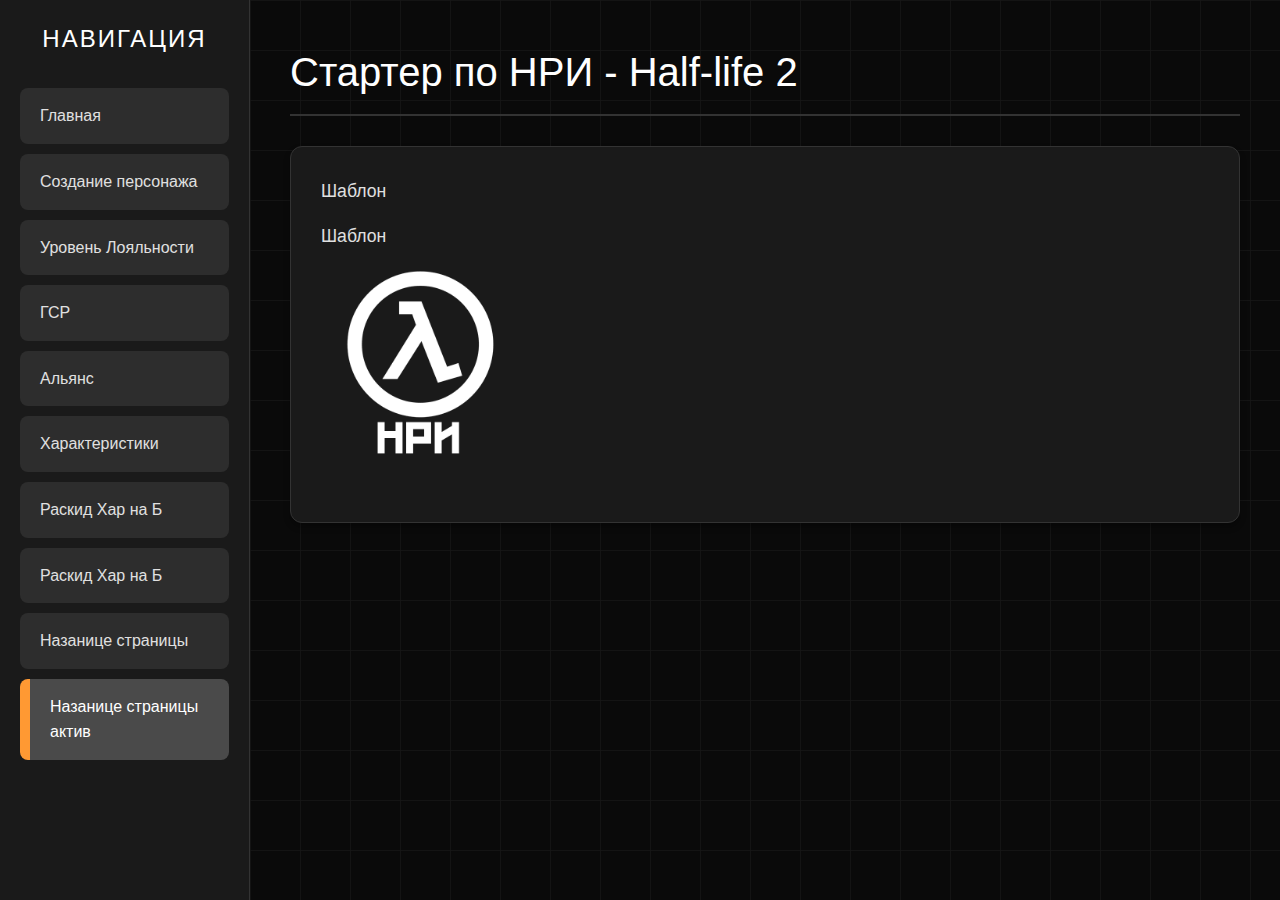
<file: null.html>
<!DOCTYPE html>
<html lang="ru">
<head>
    <meta charset="UTF-8">
    <meta name="viewport" content="width=device-width, initial-scale=1.0">
    <!-- Название страницы -->
    <title>Стартер НРИ по Half-life 2</title>
    <!-- Иконочкас самого сайта -->
    <link rel="stylesheet" href="style.css">
    <link rel="icon" type="image/x-icon" href="images\icon\favicon.ico">
    <link rel="apple-touch-icon" sizes="180x180" href="images\icon\apple-touch-icon.png">
    <link rel="icon" type="image/png" sizes="32x32" href="images\icon\favicon-32x32.png">
    <link rel="icon" type="image/png" sizes="16x16" href="images\icon\favicon-16x16.png">
</head>

<body>
    <div class="container">
        <!-- Боковая панель навигаций-->
        <!-- Сука не забудь что тут актив обозначает индикатор что на страницу нажали --> 
        <!-- Так же не забудь что тут страницы null нету так как она шаблон ебаный рот -->        
        <div class="sidebar">
            <h2>Навигация</h2>
            <a href="index.html" class="nav-button ">Главная</a>
            <a href="personage.html" class="nav-button">Создание персонажа</a>
            <a href="loality.html" class="nav-button">Уровень Лояльности</a>
            <a href="GSR.html" class="nav-button">ГСР</a>
            <a href="aliance.html" class="nav-button">Альянс</a>
            <a href="stats.html" class="nav-button">Характеристики</a>
            <a href="stats2.html" class="nav-button">Раскид Хар на Б</a>
            <a href="stats2.html" class="nav-button">Раскид Хар на Б</a>

        <!-- После вставки этот кусочек удали --> 
            <a href="Название страницы .html" class="nav-button ">Назанице страницы</a>
            <a href="Название страницы актив.html" class="nav-button active">Назанице страницы актив</a>
        <!-- Не забывай добавлять новые страницы и по хорошему их сюда тоже закидывать --> 
        </div>

        
        <div class="content">
            <h1>Стартер по НРИ - Half-life 2</h1>
            <!-- Класс карточка это обычная коробочка которую можно подсмотреть в style -->
            <!-- В style тимурка ты у же сам себе все расписал коменты что где есть -->
            <div class="card">
                <p> Шаблон</p>
                <p> Шаблон</p>
                <p> <img src="images/nri2.png" alt="Символ ГСР" width="200" height="200"></p>
            </div>
        </div>

        <!--  --> 
 
        

    <script src="script.js"></script>
</body>
</html>
</file>
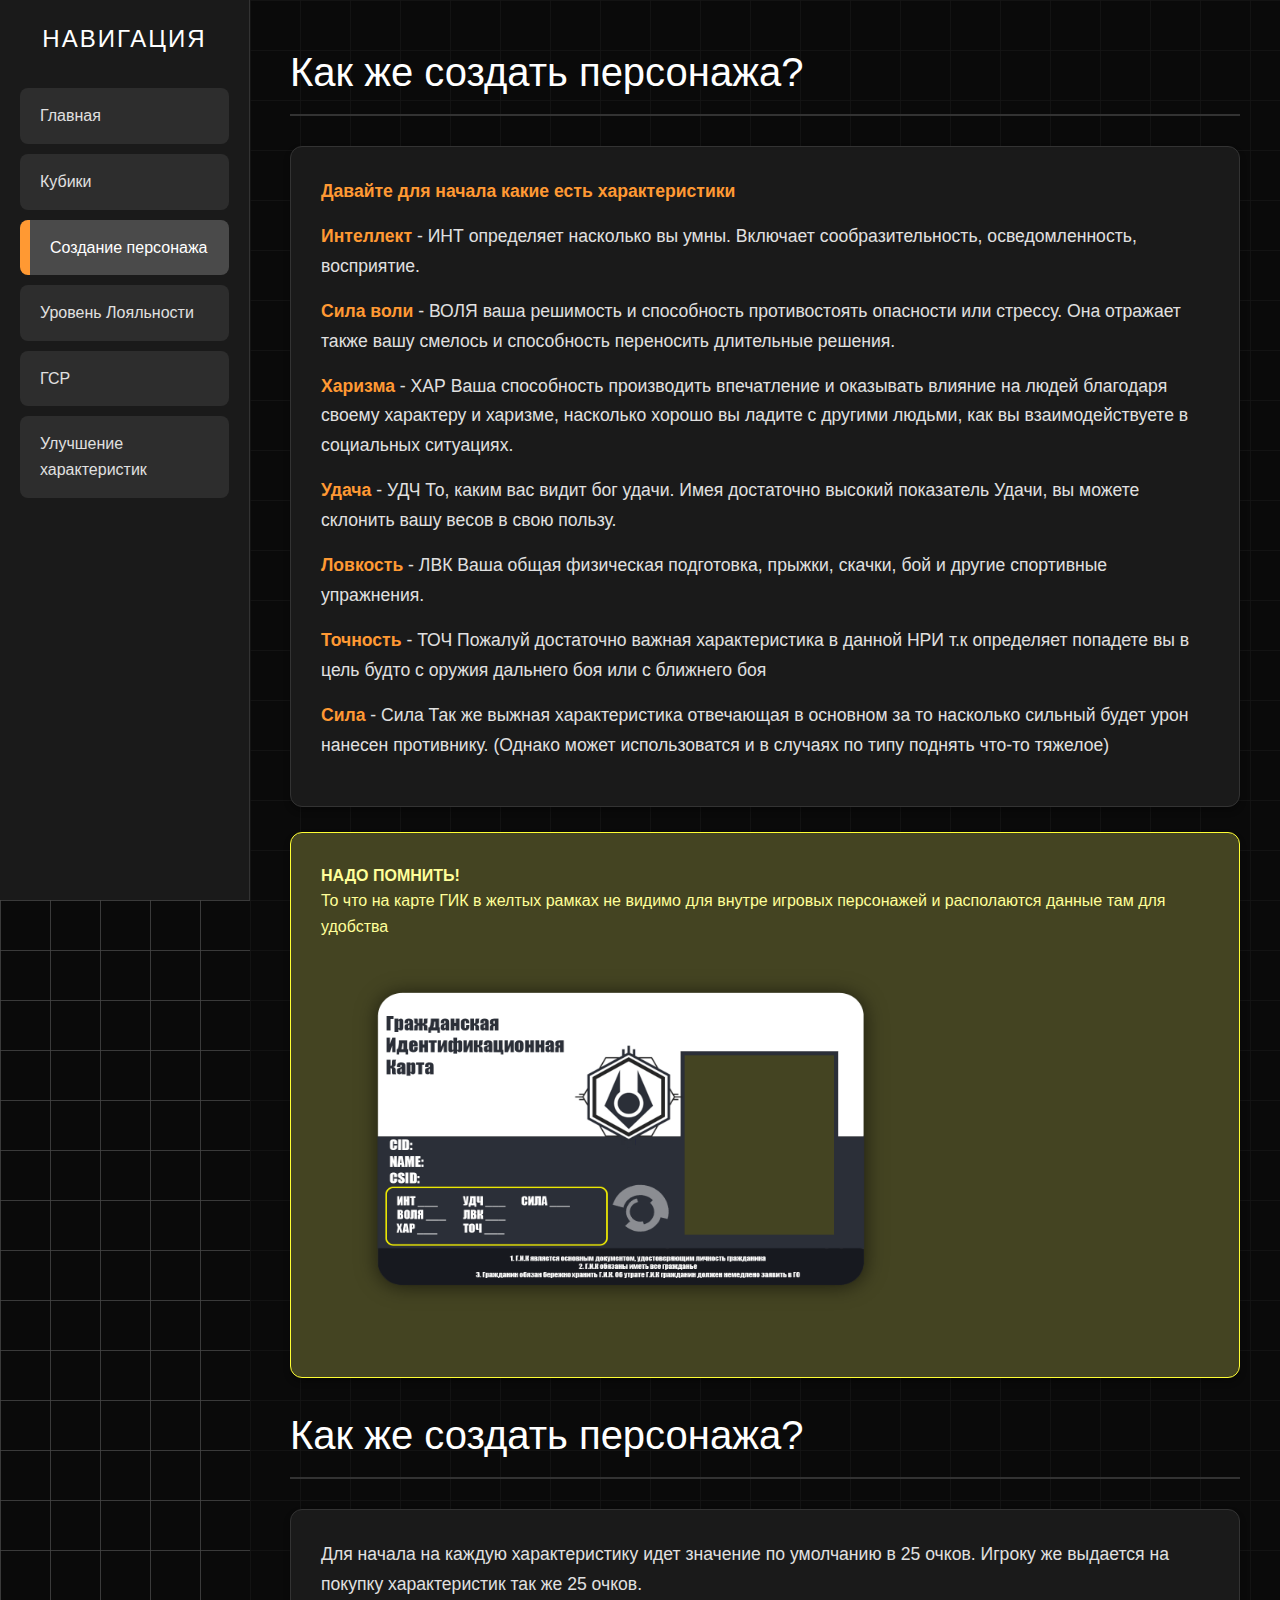
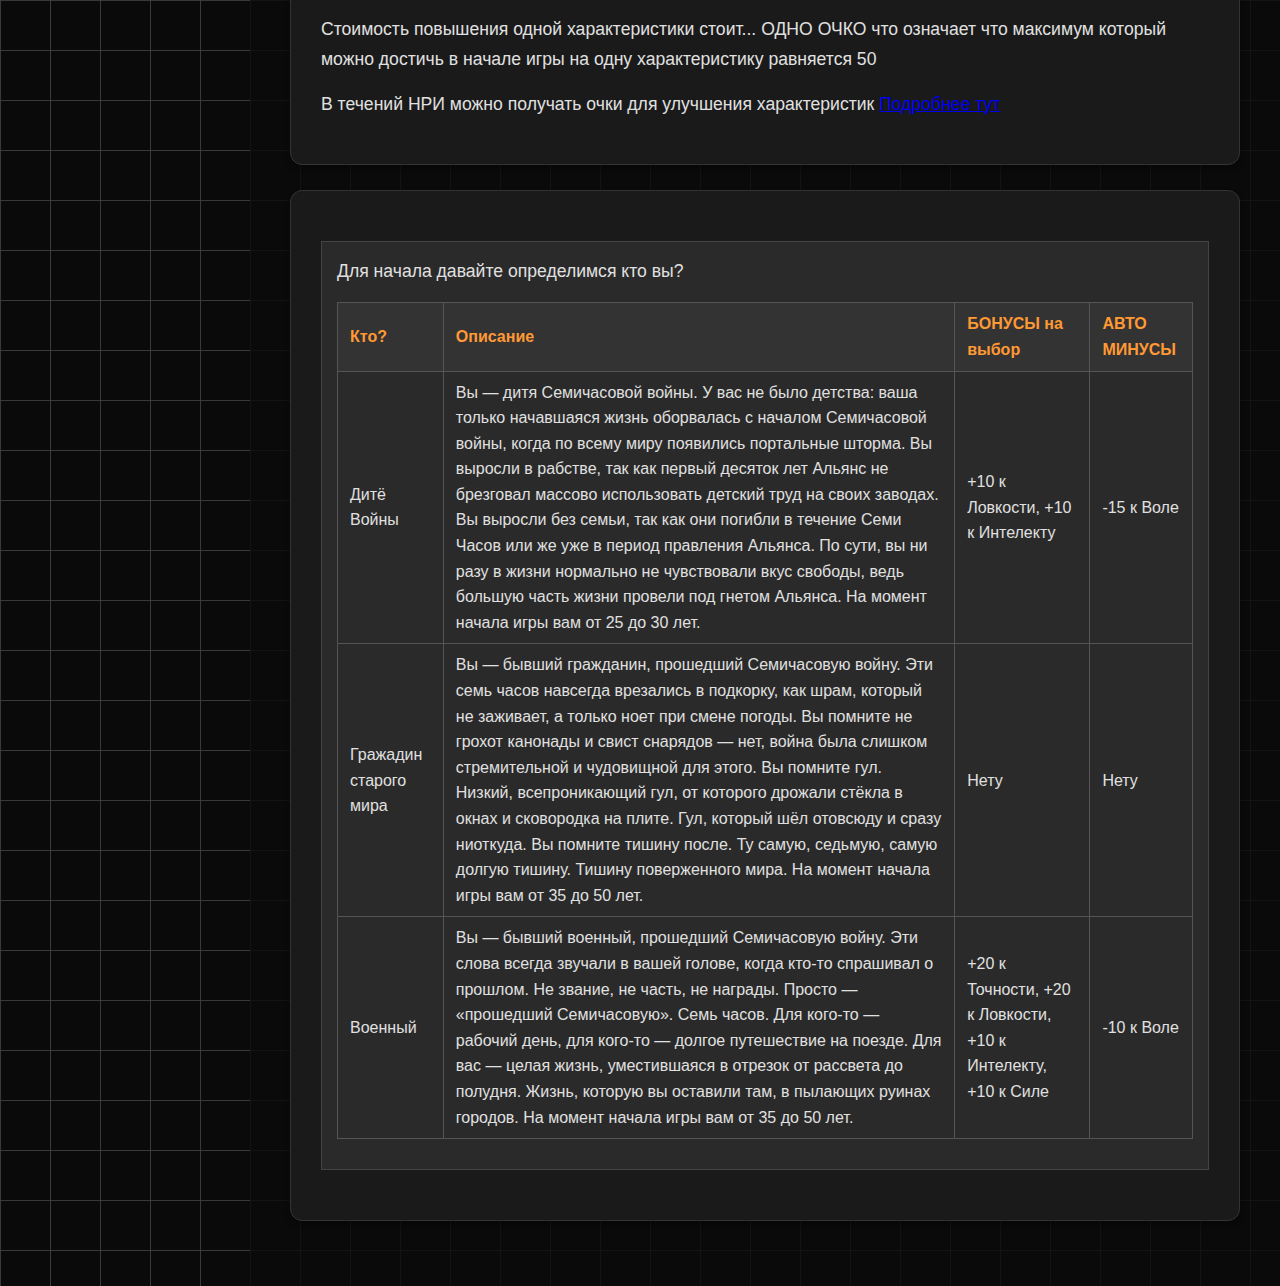
<file: personage.html>
<!DOCTYPE html>
<html lang="ru">
<head>
    <meta charset="UTF-8">
    <meta name="viewport" content="width=device-width, initial-scale=1.0">
    <title>Персонаж</title>
    <link rel="stylesheet" href="css/style.css">
    <link rel="stylesheet" href="css/notification.css">
    <link rel="stylesheet" href="css/table.css">
</head>
<body>
    <div class="container">
        <div class="sidebar">
            <h2>Навигация</h2>
            <a href="index.html" class="nav-button">Главная</a>
            <a href="Cub.html" class="nav-button">Кубики</a>
            <a href="personage.html" class="nav-button active">Создание персонажа</a>
            <a href="loality.html" class="nav-button">Уровень Лояльности</a>
            <a href="GSR.html" class="nav-button">ГСР</a>
            <a href="UpgradeHarak.html" class="nav-button">Улучшение характеристик</a>
        </div>

        <div class="content">
            <h1>Как же создать персонажа?</h1>         
            <div class="card">
                <p><strong>Давайте для начала какие есть характеристики</strong></p>
                <p><strong>Интеллект</strong> - ИНТ определяет насколько вы умны. Включает сообразительность, осведомленность, восприятие.</p>
                <p><strong>Сила воли</strong> - ВОЛЯ ваша решимость и способность противостоять опасности или стрессу. Она отражает также вашу смелось и способность переносить длительные решения.</p>
                <p><strong>Харизма</strong> - ХАР Ваша способность производить впечатление и оказывать влияние на людей благодаря своему характеру и харизме, насколько хорошо вы ладите с другими людьми, как вы взаимодействуете в социальных ситуациях.</p>
                <p><strong>Удача</strong> - УДЧ То, каким вас видит бог удачи. Имея достаточно высокий показатель Удачи, вы можете склонить вашу весов в свою пользу.</p>
                <p><strong>Ловкость</strong> - ЛВК Ваша общая физическая подготовка, прыжки, скачки, бой и другие спортивные упражнения.</p>
                <p><strong>Точность</strong> - ТОЧ Пожалуй достаточно важная характеристика в данной НРИ т.к определяет попадете вы в цель будто с оружия дальнего боя или с ближнего боя</p>
                <p><strong>Сила</strong> - Сила Так же выжная характеристика отвечающая в основном за то насколько сильный будет урон нанесен противнику. (Однако может использоватся и в случаях по типу поднять что-то тяжелое) </p>
            </div>
            <div class="warning">
                <p><strong>НАДО ПОМНИТЬ!</strong></p>
                <p>То что на карте ГИК в желтых рамках не видимо для внутре игровых персонажей и располаются данные там для удобства</p>
                <p><img src="images/SID.png" alt="СИД карта" width="600" height="400"></p>
            </div>

            <h1>Как же создать персонажа?</h1>  
            <div class="card">
                <p>Для начала на каждую характеристику идет значение по умолчанию в 25 очков. Игроку же выдается на покупку характеристик так же 25 очков.</p>
                <p>Стоимость повышения одной характеристики стоит... ОДНО ОЧКО что означает что максимум который можно достичь в начале игры на одну характеристику равняется 50</p>
                <p>В течений НРИ можно получать очки для улучшения характеристик <a href="UpgradeHarak.html">Подробнее тут</a></p>
                <p></p>
                <p></p>
                <p></p>
            </div>

            <div class="card">
                
                <div class="content-section">
                    <p>Для начала давайте определимся кто вы?</p>
                    <table class="info-table">
                        <tr>
                            <th>Кто?</th>
                            <th>Описание</th>
                            <th>БОНУСЫ на выбор</th>
                            <th>АВТО МИНУСЫ</th>
                        </tr>
                        <tr>
                            <td>Дитё Войны</td>
                            <td>Вы — дитя Семичасовой войны. У вас не было детства: ваша только начавшаяся жизнь оборвалась с началом Семичасовой войны, когда по всему миру появились портальные шторма. Вы выросли в рабстве, так как первый десяток лет Альянс не брезговал массово использовать детский труд на своих заводах. Вы выросли без семьи, так как они погибли в течение Семи Часов или же уже в период правления Альянса. По сути, вы ни разу в жизни нормально не чувствовали вкус свободы, ведь большую часть жизни провели под гнетом Альянса. На момент начала игры вам от 25 до 30 лет. </td>
                            <td> +10 к Ловкости, +10 к Интелекту</td>    
                            <td>-15 к Воле</td>  
                        </tr>
                        <tr>
                            <td>Гражадин старого мира</td>
                            <td>Вы — бывший гражданин, прошедший Семичасовую войну. Эти семь часов навсегда врезались в подкорку, как шрам, который не заживает, а только ноет при смене погоды. Вы помните не грохот канонады и свист снарядов — нет, война была слишком стремительной и чудовищной для этого. Вы помните гул. Низкий, всепроникающий гул, от которого дрожали стёкла в окнах и сковородка на плите. Гул, который шёл отовсюду и сразу ниоткуда. Вы помните тишину после. Ту самую, седьмую, самую долгую тишину. Тишину поверженного мира. На момент начала игры вам от 35 до 50 лет.</td>
                            <td>Нету</td>  
                            <td>Нету</td>    
                        </tr>
                        <tr>
                            <td>Военный</td>
                            <td>Вы — бывший военный, прошедший Семичасовую войну. Эти слова всегда звучали в вашей голове, когда кто-то спрашивал о прошлом. Не звание, не часть, не награды. Просто — «прошедший Семичасовую».

                                Семь часов. Для кого-то — рабочий день, для кого-то — долгое путешествие на поезде. Для вас — целая жизнь, уместившаяся в отрезок от рассвета до полудня. Жизнь, которую вы оставили там, в пылающих руинах городов. На момент начала игры вам от 35 до 50 лет.</td>
                            <td>+20 к Точности, +20 к Ловкости, +10 к Интелекту, +10 к Силе</td> 
                            <td>-10 к Воле</td>     
                        </tr>
                    </table>
                        
                </div> 
                            
            </div>


        </div>
    </div>
</body>
</html>
</file>
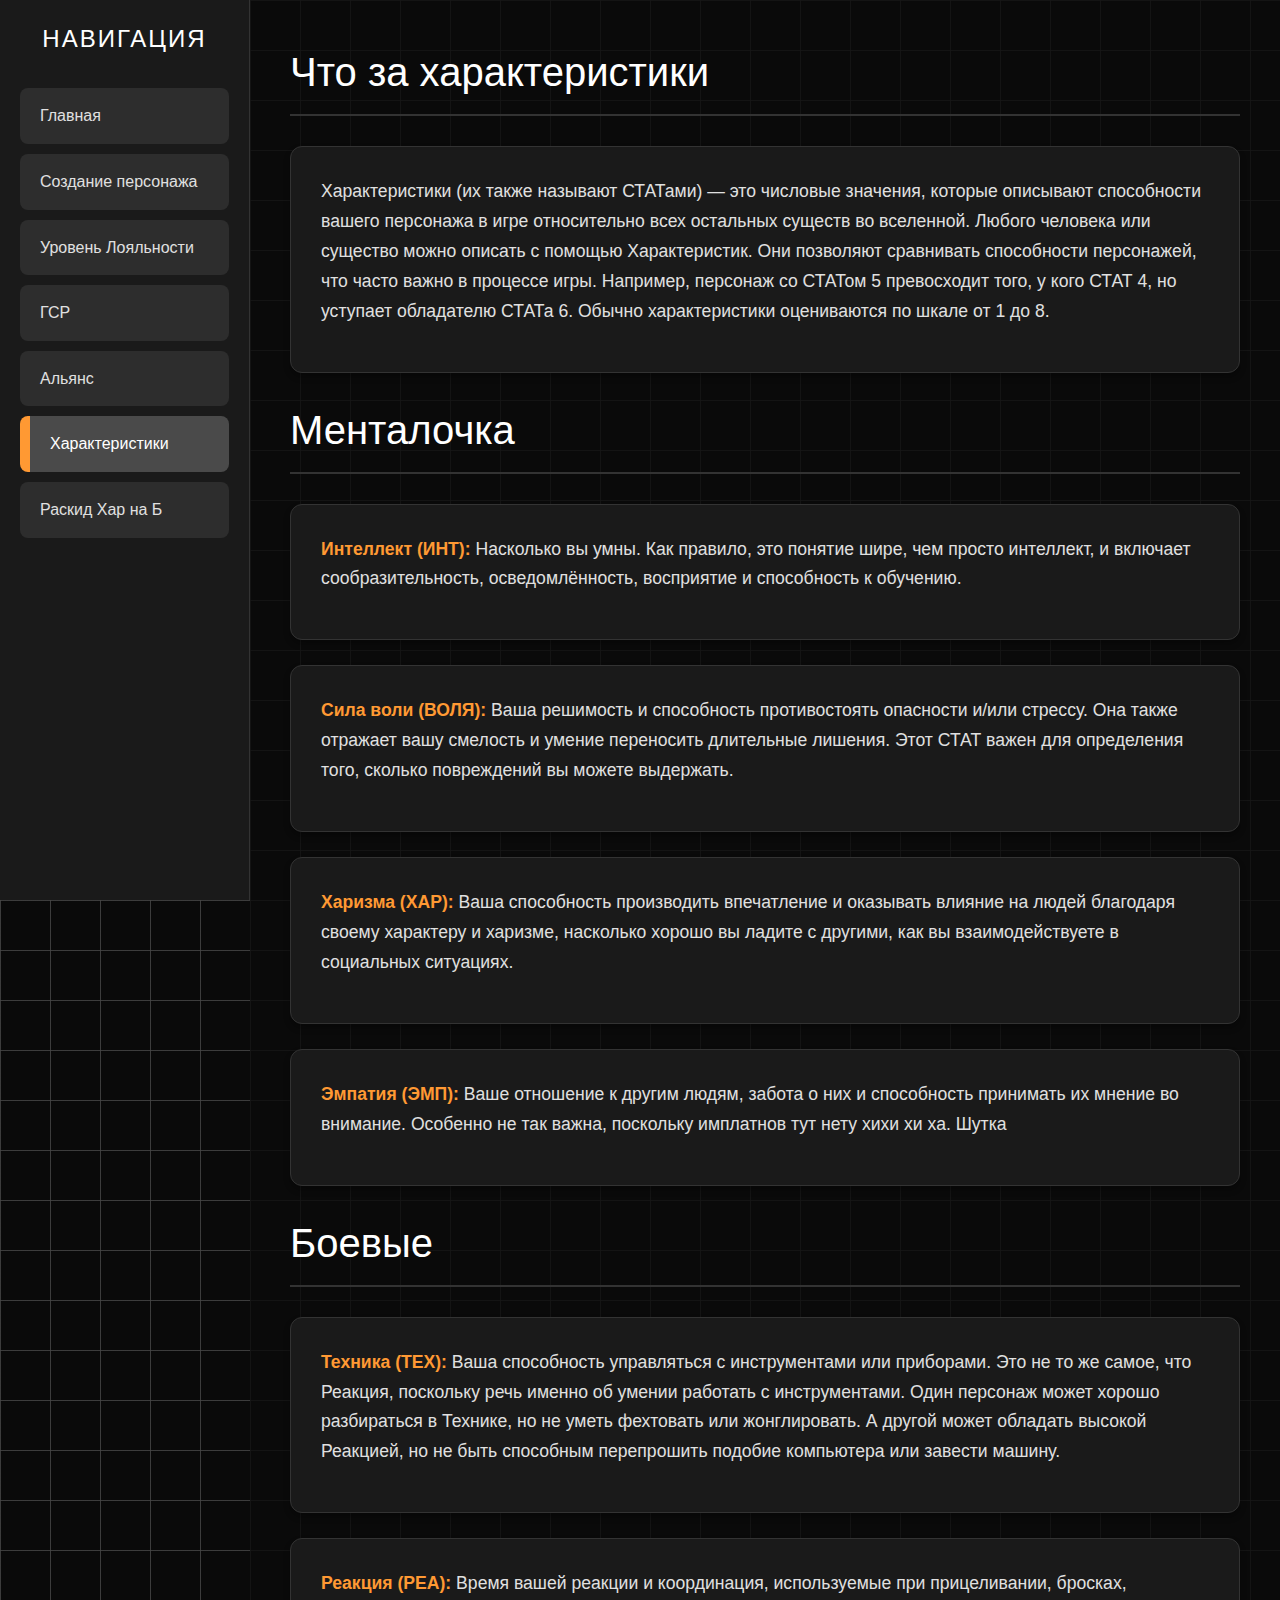
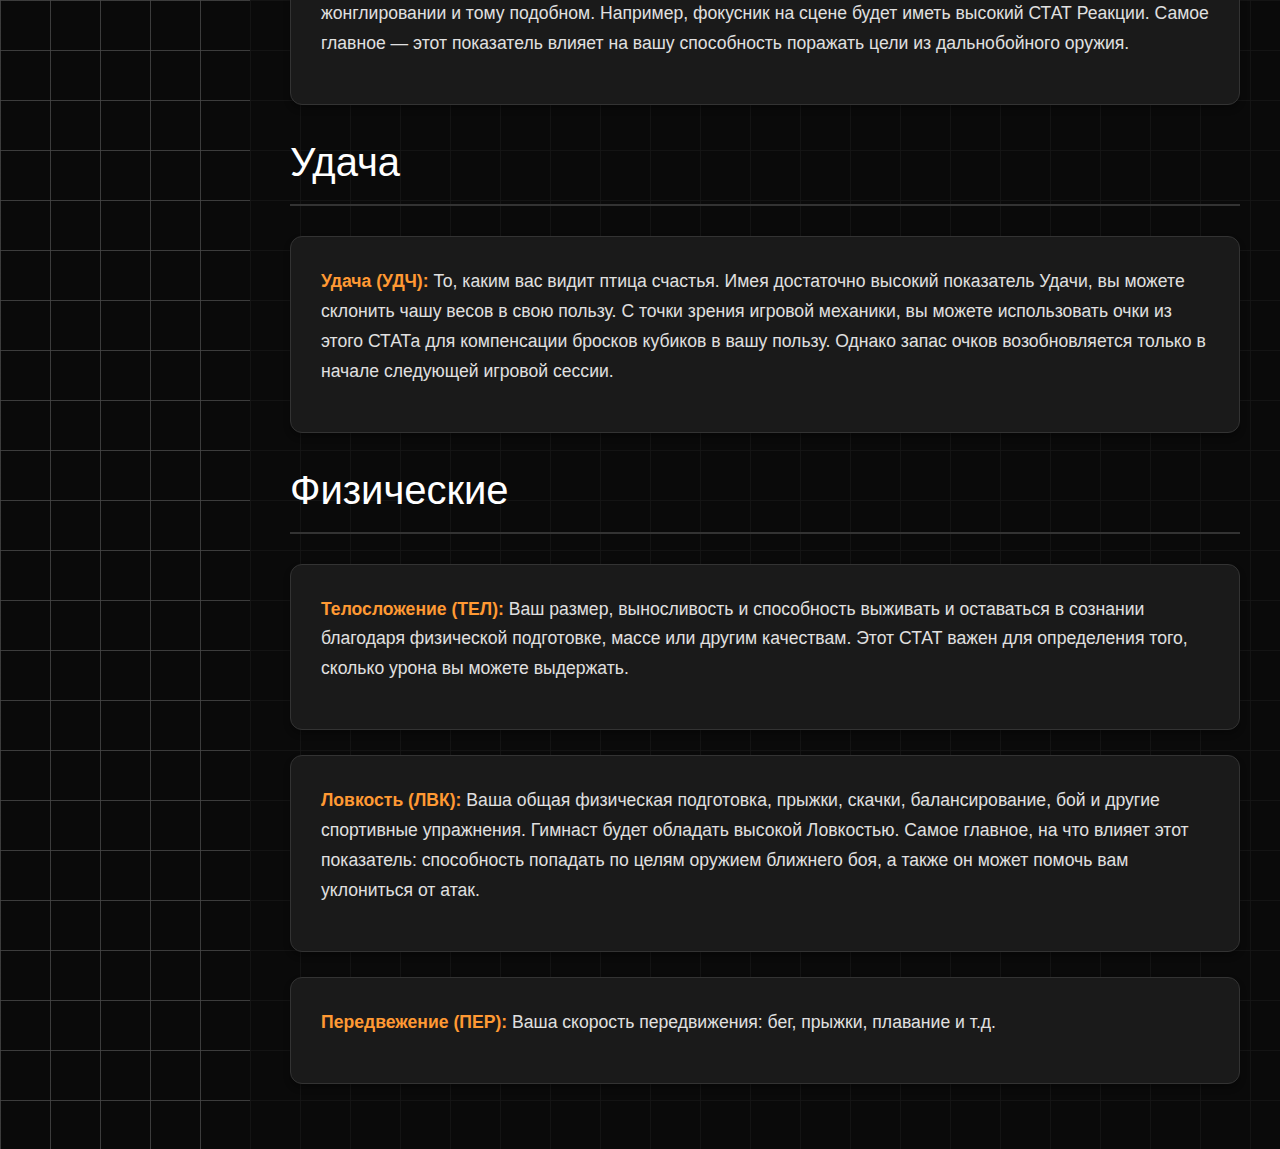
<file: stats.html>
<!DOCTYPE html>
<html lang="ru">
<head>
    <meta charset="UTF-8">
    <meta name="viewport" content="width=device-width, initial-scale=1.0">
    <!-- Название страницы -->
    <title>Характеристики</title>
    <!-- Иконочкас самого сайта -->
    <link rel="stylesheet" href="style.css">
    <link rel="icon" type="image/x-icon" href="images\icon\favicon.ico">
    <link rel="apple-touch-icon" sizes="180x180" href="images\icon\apple-touch-icon.png">
    <link rel="icon" type="image/png" sizes="32x32" href="images\icon\favicon-32x32.png">
    <link rel="icon" type="image/png" sizes="16x16" href="images\icon\favicon-16x16.png">
</head>

<body>
    <div class="container">
      
        <div class="sidebar">
            <h2>Навигация</h2>
            <a href="index.html" class="nav-button ">Главная</a>
            <a href="personage.html" class="nav-button">Создание персонажа</a>
            <a href="loality.html" class="nav-button">Уровень Лояльности</a>
            <a href="GSR.html" class="nav-button">ГСР</a>
            <a href="aliance.html" class="nav-button">Альянс</a>
            <a href="stats.html" class="nav-button active">Характеристики</a>
            <a href="stats2.html" class="nav-button">Раскид Хар на Б</a>

        </div>

        
        <div class="content">
            <h1>Что за характеристики</h1>
            <!-- Класс карточка это обычная коробочка которую можно подсмотреть в style -->
            <!-- В style тимурка ты у же сам себе все расписал коменты что где есть -->
            <div class="card">
                <p> Характеристики (их также называют СТАТами) — это числовые значения, которые описывают способности вашего персонажа в игре относительно всех остальных существ во вселенной. 
                    Любого человека или существо можно описать с помощью Характеристик. Они позволяют сравнивать способности персонажей, что часто важно в процессе игры. 
                    Например, персонаж со СТАТом 5 превосходит того, у кого СТАТ 4, но уступает обладателю СТАТа 6. Обычно характеристики оцениваются по шкале от 1 до 8.</p>
            </div>

            <h1>Менталочка</h1>

            <div class="card">
                <p> <strong>Интеллект (ИНТ):</strong>
                    Насколько вы умны. Как правило, это понятие шире, чем просто интеллект, и включает сообразительность, осведомлённость, восприятие и способность к обучению.</p>
            </div>

            <div class="card">
                <p> <strong>Сила воли (ВОЛЯ):</strong>
                    Ваша решимость и способность противостоять опасности и/или стрессу. Она также отражает вашу смелость и умение переносить длительные лишения. Этот СТАТ важен для определения того, сколько повреждений вы можете выдержать.</p>
            </div>

            <div class="card">
                <p> <strong>Харизма (ХАР):</strong>
                    Ваша способность производить впечатление и оказывать влияние на людей благодаря своему характеру и харизме, насколько хорошо вы ладите с другими, как вы взаимодействуете в социальных ситуациях.</p>
            </div>

            <div class="card">
                <p> <strong>Эмпатия (ЭМП):</strong>
                    Ваше отношение к другим людям, забота о них и способность принимать их мнение во внимание. Особенно не так важна, поскольку имплатнов тут нету хихи хи ха. Шутка</p>
            </div>

            <h1>Боевые</h1>

            <div class="card">
                <p> <strong>Техника (ТЕХ):</strong>
                    Ваша способность управляться с инструментами или приборами. Это не то же самое, что Реакция, поскольку речь именно об умении работать с инструментами. Один персонаж может хорошо разбираться в Технике, но не уметь фехтовать или жонглировать. А другой может обладать высокой Реакцией, но не быть способным перепрошить подобие компьютера или завести машину.</p>
            </div>

            <div class="card">
                <p> <strong>Реакция (РЕА):</strong>
                    Время вашей реакции и координация, используемые при прицеливании, бросках, жонглировании и тому подобном. Например, фокусник на сцене будет иметь высокий СТАТ Реакции. Самое главное — этот показатель влияет на вашу способность поражать цели из дальнобойного оружия.</p>
            </div>

            <h1>Удача</h1>

            <div class="card">
                <p> <strong>Удача (УДЧ):</strong>
                    То, каким вас видит птица счастья. Имея достаточно высокий показатель Удачи, вы можете склонить чашу весов в свою пользу. С точки зрения игровой механики, вы можете использовать очки из этого СТАТа для компенсации бросков кубиков в вашу пользу. Однако запас очков возобновляется только в начале следующей игровой сессии.</p>
            </div>

            <h1>Физические</h1>

            <div class="card">
                <p> <strong>Телосложение (ТЕЛ):</strong>
                    Ваш размер, выносливость и способность выживать и оставаться в сознании благодаря физической подготовке, массе или другим качествам. Этот СТАТ важен для определения того, сколько урона вы можете выдержать.</p>
            </div>

            <div class="card">
                <p> <strong>Ловкость (ЛВК):</strong>
                    Ваша общая физическая подготовка, прыжки, скачки, балансирование, бой и другие спортивные упражнения. Гимнаст будет обладать высокой Ловкостью. Самое главное, на что влияет этот показатель: способность попадать по целям оружием ближнего боя, а также он может помочь вам уклониться от атак.</p>
            </div>

            <div class="card">
                <p> <strong>Передвежение (ПЕР):</strong>
                    Ваша скорость передвижения: бег, прыжки, плавание и т.д.</p>
            </div>


        </div>

        <!--  --> 
 
        

    <script src="script.js"></script>
</body>
</html>
</file>
<file: style.css>
/* Общие стили */
* {
    margin: 0;
    padding: 0;
    box-sizing: border-box;
}

body {
    font-family: 'Arial', sans-serif;
    background-color: #0a0a0a;
    color: #e0e0e0;
    min-height: 100vh;
    background-image: 
        linear-gradient(rgba(73, 73, 73, 0.8) 1px, transparent 1px),
        linear-gradient(90deg, rgba(73, 73, 73, 0.8) 1px, transparent 1px);
    background-size: 50px 50px;
    line-height: 1.6;
}

/* Контейнер */
.container {
    display: flex;
    min-height: 100vh;
}

/* Боковая панель */
.sidebar {
    width: 250px;
    background-color: #1a1a1a;
    padding: 20px;
    border-right: 1px solid #333;
    position: fixed;
    height: 100vh;
    overflow-y: auto;
}

.sidebar h2 {
    color: #fff;
    margin-bottom: 30px;
    text-align: center;
    font-size: 1.5em;
    font-weight: 300;
    text-transform: uppercase;
    letter-spacing: 2px;
}

/* Кнопки навигации */
.nav-button {
    display: block;
    width: 100%;
    padding: 15px 20px;
    margin-bottom: 10px;
    background-color: #2d2d2d;
    color: #e0e0e0;
    border: none;
    border-radius: 8px;
    cursor: pointer;
    font-size: 16px;
    transition: all 0.3s ease;
    text-decoration: none;
    text-align: left;
    font-family: inherit;
}

.nav-button:hover {
    background-color: #3d3d3d;
    transform: translateX(5px);
    color: #fff;
}

.nav-button.active {
    background-color: #4a4a4a;
    border-left: 10px solid #ff9933;
    color: #fff;
}

/* Основной контент */
.content {
    flex: 1;
    padding: 40px;
    margin-left: 250px;
    background-color: rgba(10, 10, 10, 0.8);
    min-height: 100vh;
}

/* Страницы */
.page {
    display: none;
    animation: fadeIn 0.5s ease;
}

.page.active {
    display: block;
}

@keyframes fadeIn {
    from { 
        opacity: 0; 
        transform: translateY(20px); 
    }
    to { 
        opacity: 1; 
        transform: translateY(0); 
    }
}

/* Заголовки */
h1 {
    color: #fff;
    margin-bottom: 30px;
    font-size: 2.5em;
    font-weight: 300;
    border-bottom: 2px solid #333;
    padding-bottom: 10px;
}

/* Карточки */
.card {
    background-color: #1a1a1a;
    padding: 30px;
    border-radius: 12px;
    border: 1px solid #333;
    margin-bottom: 25px;
    box-shadow: 0 4px 6px rgba(0, 0, 0, 0.3);
    transition: transform 0.3s ease, box-shadow 0.3s ease;
}



.card:hover {
    transform: translateY(-2px);
    box-shadow: 0 6px 12px rgba(0, 0, 0, 0.4);
}

.card p {
    line-height: 1.7;
    margin-bottom: 15px;
    font-size: 1.1em;
}

.card strong {
    color: #ff9933;
    font-weight: 900;
}

/*Картиночки внутри карточек*/
.debil img{
    display: block;
    margin: 0 auto;
}



/* Адаптивность */
@media (max-width: 768px) {
    .container {
        flex-direction: column;
    }
    
    .sidebar {
        position: relative;
        width: 100%;
        height: auto;
    }
    
    .content {
        margin-left: 0;
        padding: 20px;
    }
    
    .sidebar h2 {
        margin-bottom: 20px;
    }
    
    h1 {
        font-size: 2em;
    }
}

/* Скроллбар */
::-webkit-scrollbar {
    width: 8px;
}

::-webkit-scrollbar-track {
    background: #1a1a1a;
}

::-webkit-scrollbar-thumb {
    background: #333;
    border-radius: 4px;
}

::-webkit-scrollbar-thumb:hover {
    background: #444;
}


.content-section {
    margin: 20px 0;
    padding: 15px;
    background-color: #2a2a2a;
    border: 1px solid #444;
}



/* ОПОВЕЩЕНИЯ РАЗЛИЧНЫЕ СУЧКИ */
.alert {
    background-color: #442222;
    padding: 30px;
    border-radius: 12px;
    border: 1px solid #ff3333;
    margin-bottom: 25px;
    box-shadow: 0 4px 6px rgba(0, 0, 0, 0.3);
    transition: transform 0.3s ease, box-shadow 0.3s ease;
    color: #ff9999;
}

.notice {
    background-color: #224422;
    padding: 30px;
    border-radius: 12px;
    border: 1px solid #33ff33;
    margin-bottom: 25px;
    box-shadow: 0 4px 6px rgba(0, 0, 0, 0.3);
    transition: transform 0.3s ease, box-shadow 0.3s ease;
    color: #99ff99;
}

.warning {
    background-color: #444422;
    padding: 30px;
    border-radius: 12px;
    border: 1px solid #ffff33;
    margin-bottom: 25px;
    box-shadow: 0 4px 6px rgba(0, 0, 0, 0.3);
    transition: transform 0.3s ease, box-shadow 0.3s ease;
    color: #ffff99;
}





/* ТАБЛИЧКИ ЕБУЧИЕ БЛЯТЬ */
.info-table {
    width: 100%;
    border-collapse: collapse;
    margin: 15px 0;
}
.info-table th, .info-table td {
    border: 1px solid #555;
    padding: 8px 12px;
    text-align: left;
}

.info-table th {
    background-color: #333;
    color: #ff9933;
}

.info-table tr:nth-child(even) {
    background-color: #2a2a2a;
}

.info-table tr:hover {
    background-color: #333;
}
</file>
<file: css/style.css>
/* Общие стили */
* {
    margin: 0;
    padding: 0;
    box-sizing: border-box;
}

body {
    font-family: 'Arial', sans-serif;
    background-color: #0a0a0a;
    color: #e0e0e0;
    min-height: 100vh;
    background-image: 
        linear-gradient(rgba(70, 70, 70, 0.8) 1px, transparent 1px),
        linear-gradient(90deg, rgba(70, 70, 70, 0.8) 1px, transparent 1px);
    background-size: 50px 50px;
    line-height: 1.6;
}

/* Контейнер */
.container {
    display: flex;
    min-height: 100vh;
}

/* Боковая панель */
.sidebar {
    width: 250px;
    background-color: #1a1a1a;
    padding: 20px;
    border-right: 1px solid #333;
    position: fixed;
    height: 100vh;
    overflow-y: auto;
}

.sidebar h2 {
    color: #fff;
    margin-bottom: 30px;
    text-align: center;
    font-size: 1.5em;
    font-weight: 300;
    text-transform: uppercase;
    letter-spacing: 2px;
}

/* Кнопки навигации */
.nav-button {
    display: block;
    width: 100%;
    padding: 15px 20px;
    margin-bottom: 10px;
    background-color: #2d2d2d;
    color: #e0e0e0;
    border: none;
    border-radius: 8px;
    cursor: pointer;
    font-size: 16px;
    transition: all 0.3s ease;
    text-decoration: none;
    text-align: left;
    font-family: inherit;
}

.nav-button:hover {
    background-color: #3d3d3d;
    transform: translateX(5px);
    color: #fff;
}

.nav-button.active {
    background-color: #4a4a4a;
    border-left: 10px solid #ff9933;
    color: #fff;
}

/* Основной контент */
.content {
    flex: 1;
    padding: 40px;
    margin-left: 250px;
    background-color: rgba(10, 10, 10, 0.8);
    min-height: 100vh;
}

/* Страницы */
.page {
    display: none;
    animation: fadeIn 0.5s ease;
}

.page.active {
    display: block;
}

@keyframes fadeIn {
    from { 
        opacity: 0; 
        transform: translateY(20px); 
    }
    to { 
        opacity: 1; 
        transform: translateY(0); 
    }
}

/* Заголовки */
h1 {
    color: #fff;
    margin-bottom: 30px;
    font-size: 2.5em;
    font-weight: 300;
    border-bottom: 2px solid #333;
    padding-bottom: 10px;
}

/* Карточки */
.card {
    background-color: #1a1a1a;
    padding: 30px;
    border-radius: 12px;
    border: 1px solid #333;
    margin-bottom: 25px;
    box-shadow: 0 4px 6px rgba(0, 0, 0, 0.3);
    transition: transform 0.3s ease, box-shadow 0.3s ease;
}



.card:hover {
    transform: translateY(-2px);
    box-shadow: 0 6px 12px rgba(0, 0, 0, 0.4);
}

.card p {
    line-height: 1.7;
    margin-bottom: 15px;
    font-size: 1.1em;
}

.card strong {
    color: #ff9933;
    font-weight: 900;
}

/* Адаптивность */
@media (max-width: 768px) {
    .container {
        flex-direction: column;
    }
    
    .sidebar {
        position: relative;
        width: 100%;
        height: auto;
    }
    
    .content {
        margin-left: 0;
        padding: 20px;
    }
    
    .sidebar h2 {
        margin-bottom: 20px;
    }
    
    h1 {
        font-size: 2em;
    }
}

/* Скроллбар */
::-webkit-scrollbar {
    width: 8px;
}

::-webkit-scrollbar-track {
    background: #1a1a1a;
}

::-webkit-scrollbar-thumb {
    background: #333;
    border-radius: 4px;
}

::-webkit-scrollbar-thumb:hover {
    background: #444;
}


.content-section {
    margin: 20px 0;
    padding: 15px;
    background-color: #2a2a2a;
    border: 1px solid #444;
}



/* ОПОВЕЩЕНИЯ РАЗЛИЧНЫЕ СУЧКИ */





/* ТАБЛИЧКИ ЕБУЧИЕ БЛЯТЬ */
.info-table {
    width: 100%;
    border-collapse: collapse;
    margin: 15px 0;
}
.info-table th, .info-table td {
    border: 1px solid #555;
    padding: 8px 12px;
    text-align: left;
}

.info-table th {
    background-color: #333;
    color: #ff9933;
}

.info-table tr:nth-child(even) {
    background-color: #2a2a2a;
}

.info-table tr:hover {
    background-color: #333;
}
</file>
<file: css/notification.css>
/* ОПОВЕЩЕНИЯ РАЗЛИЧНЫЕ СУЧКИ */

.alert {
    background-color: #442222;
    padding: 30px;
    border-radius: 12px;
    border: 1px solid #ff3333;
    margin-bottom: 25px;
    box-shadow: 0 4px 6px rgba(0, 0, 0, 0.3);
    transition: transform 0.3s ease, box-shadow 0.3s ease;
    color: #ff9999;
}

.notice {
    background-color: #224422;
    padding: 30px;
    border-radius: 12px;
    border: 1px solid #33ff33;
    margin-bottom: 25px;
    box-shadow: 0 4px 6px rgba(0, 0, 0, 0.3);
    transition: transform 0.3s ease, box-shadow 0.3s ease;
    color: #99ff99;
}

.warning {
    background-color: #444422;
    padding: 30px;
    border-radius: 12px;
    border: 1px solid #ffff33;
    margin-bottom: 25px;
    box-shadow: 0 4px 6px rgba(0, 0, 0, 0.3);
    transition: transform 0.3s ease, box-shadow 0.3s ease;
    color: #ffff99;
}
</file>
<file: css/table.css>
/* ТАБЛИЧКИ ЕБУЧИЕ БЛЯТЬ */
.info-table {
    width: 100%;
    border-collapse: collapse;
    margin: 15px 0;
}
.info-table th, .info-table td {
    border: 1px solid #555;
    padding: 8px 12px;
    text-align: left;
}

.info-table th {
    background-color: #333;
    color: #ff9933;
}

.info-table tr:nth-child(even) {
    background-color: #2a2a2a;
}

.info-table tr:hover {
    background-color: #333;
}
</file>
